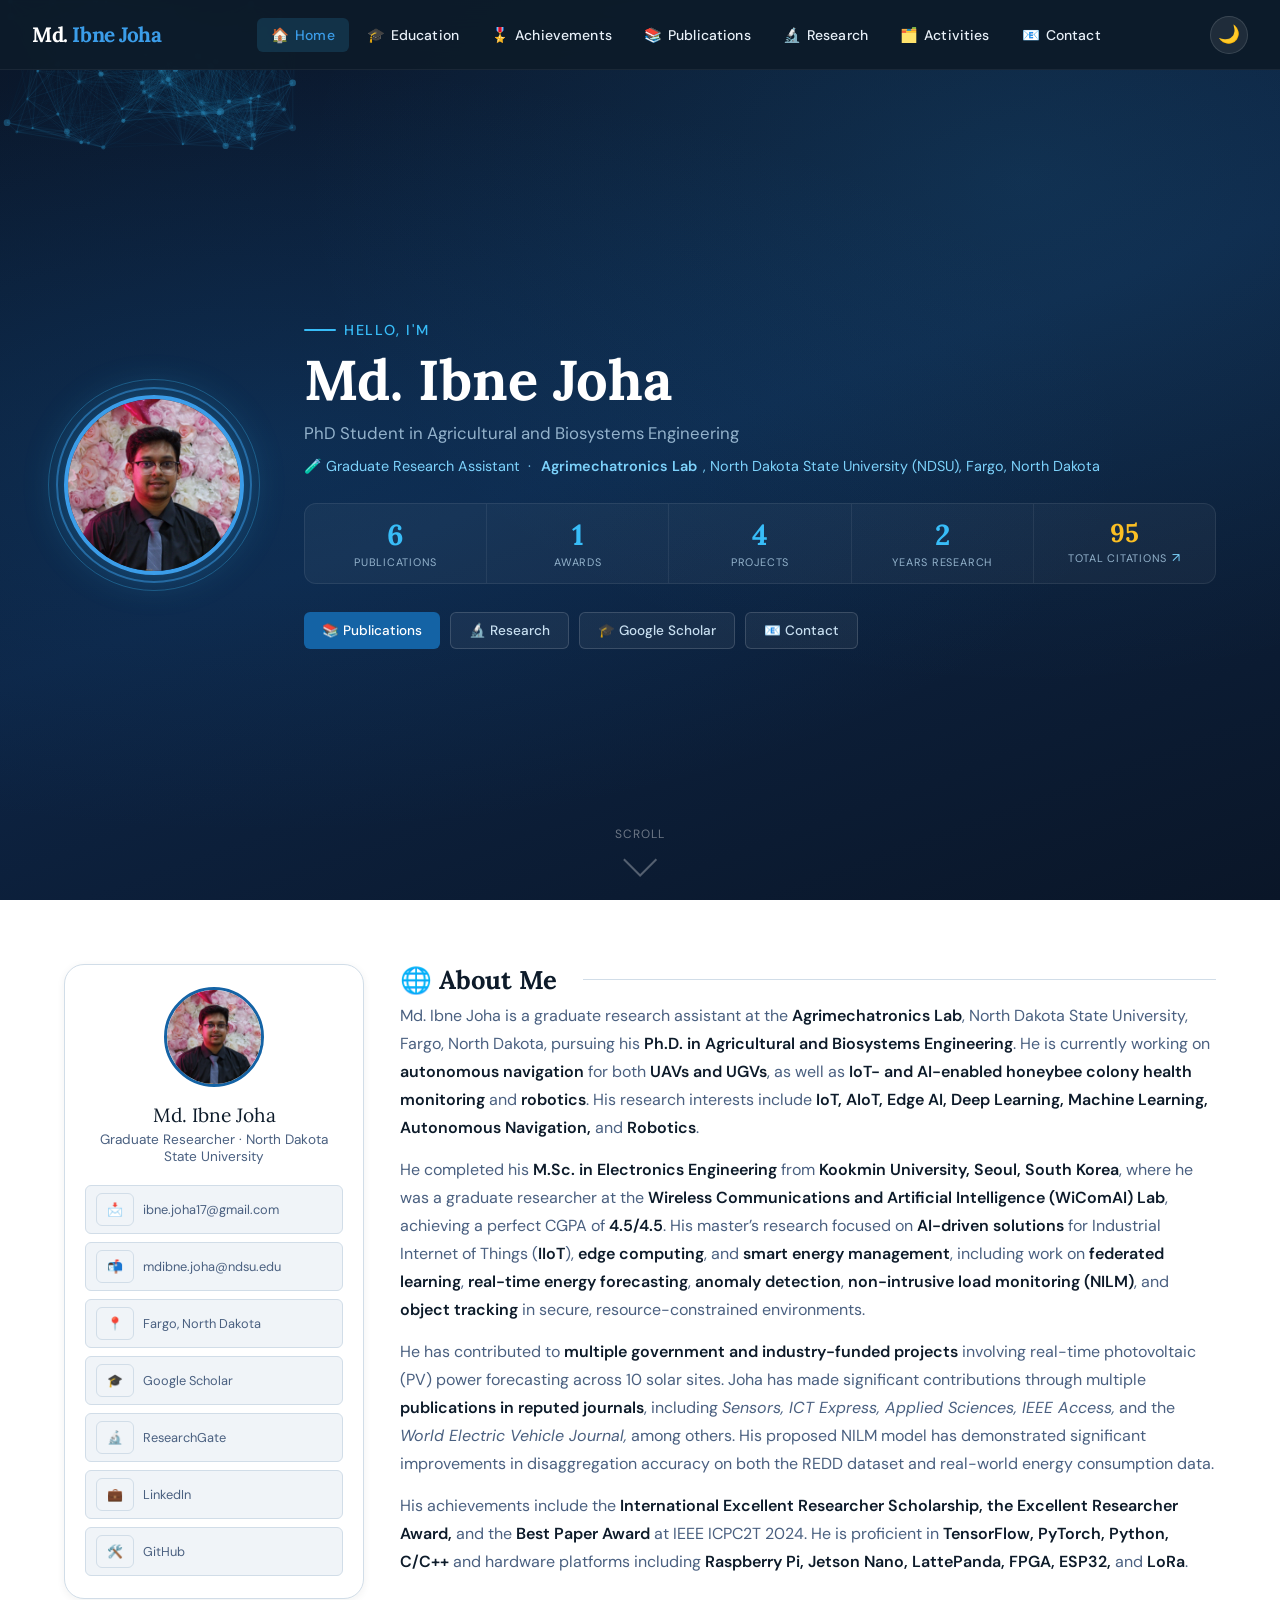
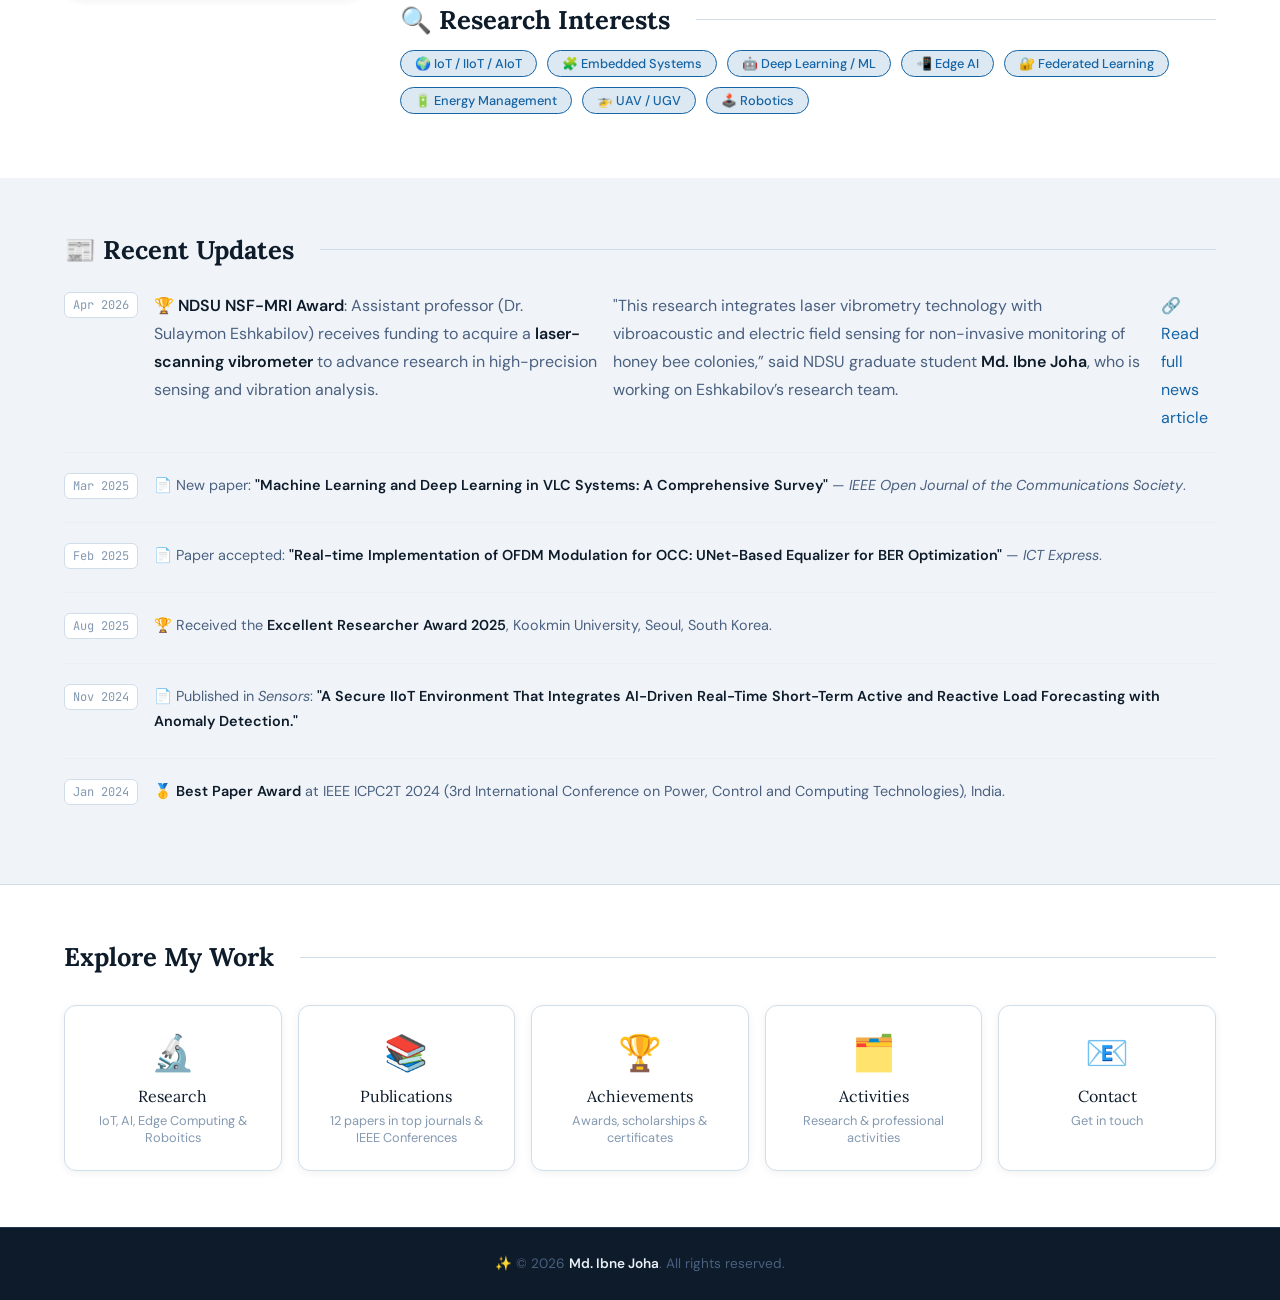
<file: index.html>
<!DOCTYPE html>
<html lang="en" data-theme="light">
<head>
  <meta charset="UTF-8">
  <meta name="viewport" content="width=device-width, initial-scale=1.0">
  <meta name="description" content="Md. Ibne Joha — Graduate Researcher in IoT, AI, Edge Computing, Robotics at Agrimechatronics Lab, North Dakota State University (NDSU)">
  <title>Md. Ibne Joha — Research Profile</title>
  <link rel="icon" href="data:image/svg+xml,<svg xmlns='http://www.w3.org/2000/svg' viewBox='0 0 100 100'><text y='.9em' font-size='90'>🔬</text></svg>">
  <link rel="stylesheet" href="styles.css">
  <script async src="https://www.googletagmanager.com/gtag/js?id=G-S2F9R0S5GG"></script>
  <script>window.dataLayer=window.dataLayer||[];function gtag(){dataLayer.push(arguments);}gtag('js',new Date());gtag('config','G-S2F9R0S5GG');</script>
</head>
<body>

<header>
  <div class="header-logo">Md.&nbsp;<span>Ibne Joha</span></div>
  <nav>
    <ul class="nav-links" id="navLinks">
      <li><a href="index.html"><span class="nav-icon">🏠</span> Home</a></li>
      <li><a href="education.html"><span class="nav-icon">🎓</span> Education</a></li>
      <li><a href="achievement.html"><span class="nav-icon">🎖️</span> Achievements</a></li>
      <li><a href="publication.html"><span class="nav-icon">📚</span> Publications</a></li>
      <li><a href="research.html"><span class="nav-icon">🔬</span> Research</a></li>
      <li><a href="activities.html"><span class="nav-icon">🗂️</span> Activities</a></li>
      <li><a href="contact.html"><span class="nav-icon">📧</span> Contact</a></li>
    </ul>
  </nav>
  <div class="header-actions">
    <button class="theme-btn" id="themeBtn" onclick="toggleTheme()" title="Toggle dark/light mode">🌙</button>
    <button class="hamburger" id="hamburger" aria-label="Menu">
      <span></span><span></span><span></span>
    </button>
  </div>
</header>

<!-- HERO -->
<section class="hero" id="home">
  <canvas id="hero-canvas"></canvas>
  <div class="hero-overlay"></div>
  <div class="hero-content">
    <div class="hero-photo-wrap">
      <div class="hero-photo-ring2"></div>
      <div class="hero-photo-ring"></div>
      <img src="Joha.png" alt="Md. Ibne Joha" class="hero-photo">
    </div>
    <div class="hero-text">
      <div class="hero-greeting">Hello, I'm</div>
      <h1 class="hero-name">Md. Ibne Joha</h1>
      <p class="hero-title">PhD Student in Agricultural and Biosystems Engineering &nbsp;</p>
      <p class="hero-affiliation">
        🧪 Graduate Research Assistant &nbsp;·&nbsp;
        <a href="https://www.agrimechatronics.com/" target="_blank" rel="noopener" style="color:#7dd3fc;font-weight:600;">Agrimechatronics Lab</a>,
        North Dakota State University (NDSU), Fargo, North Dakota
      </p>
      <div class="hero-stats">
        <div class="hero-stat"><span class="num" data-count="13">0</span><span class="lbl">Publications</span></div>
        <div class="hero-stat"><span class="num" data-count="2">0</span><span class="lbl">Awards</span></div>
        <div class="hero-stat"><span class="num" data-count="8">0</span><span class="lbl">Projects</span></div>
        <div class="hero-stat"><span class="num" data-count="5">0</span><span class="lbl">Years Research</span></div>
        <div class="hero-stat">
          <span class="num" id="hero-citations" style="font-size:1.6rem;">—</span>
          <span class="lbl" style="display:flex;align-items:center;gap:5px;">
            Total Citations
            <a href="https://scholar.google.com/citations?user=f1HR6ucAAAAJ&hl=en" target="_blank" rel="noopener"
               title="Google Scholar" style="color:#7dd3fc;font-size:0.8rem;line-height:1;">↗</a>
          </span>
        </div>
      </div>
      <div class="hero-links">
        <a href="publication.html" class="hero-link hero-link-primary">📚 Publications</a>
        <a href="research.html" class="hero-link hero-link-outline">🔬 Research</a>
        <a href="https://scholar.google.com/citations?user=f1HR6ucAAAAJ&hl=en" target="_blank" rel="noopener" class="hero-link hero-link-outline">🎓 Google Scholar</a>
        <a href="contact.html" class="hero-link hero-link-outline">📧 Contact</a>
      </div>
    </div>
  </div>
  <div class="scroll-hint"><span>Scroll</span><div class="arrow"></div></div>
</section>

<!-- ABOUT -->
<section class="about-section" id="about">
  <div class="container">
    <div class="about-grid">
      <div class="reveal-left">
        <div class="sidebar-card">
          <img src="Joha.png" alt="Md. Ibne Joha" class="sidebar-avatar">
          <div class="sidebar-name">Md. Ibne Joha</div>
          <div class="sidebar-role">Graduate Researcher · North Dakota State University</div>
          <ul class="contact-list">
            <li><a href="mailto:ibne.joha17@gmail.com" target="_blank" rel="noopener"><span class="contact-icon">📩</span>ibne.joha17@gmail.com</a></li>
            <li><a href="mailto:mdibne.joha@ndsu.edu" target="_blank" rel="noopener"><span class="contact-icon">📬</span>mdibne.joha@ndsu.edu</a></li>
            <li><span><span class="contact-icon">📍</span>Fargo, North Dakota</span></li>
            <li><a href="https://scholar.google.com/citations?user=f1HR6ucAAAAJ&hl=en" target="_blank" rel="noopener"><span class="contact-icon">🎓</span>Google Scholar</a></li>
            <li><a href="https://www.researchgate.net/profile/Md-Joha" target="_blank" rel="noopener"><span class="contact-icon">🔬</span>ResearchGate</a></li>
            <li><a href="https://www.linkedin.com/in/ibnejoha/" target="_blank" rel="noopener"><span class="contact-icon">💼</span>LinkedIn</a></li>
            <li><a href="https://github.com/IbneJoha" target="_blank" rel="noopener"><span class="contact-icon">🛠️</span>GitHub</a></li>
          </ul>
        </div>
      </div>
      <div>
        <div class="reveal">
          <h2 class="section-title">🌐 About Me</h2>
          <p style="margin-bottom:14px;">
          Md. Ibne Joha is a graduate research assistant at the <strong>Agrimechatronics Lab</strong>, North Dakota State University, Fargo, North Dakota, pursuing his <strong>Ph.D. in Agricultural and Biosystems Engineering</strong>. He is currently working on <strong>autonomous navigation</strong> for both <strong>UAVs and UGVs</strong>, as well as <strong>IoT- and AI-enabled honeybee colony health monitoring</strong> and <strong>robotics</strong>. His research interests include <strong>IoT, AIoT, Edge AI, Deep Learning, Machine Learning, Autonomous Navigation,</strong> and <strong>Robotics</strong>.
          </p>
          
          <p style="margin-bottom:14px;">
          He completed his <strong>M.Sc. in Electronics Engineering</strong> from <strong>Kookmin University, Seoul, South Korea</strong>, where he was a graduate researcher at the <strong>Wireless Communications and Artificial Intelligence (WiComAI) Lab</strong>, achieving a perfect CGPA of <strong>4.5/4.5</strong>. His master’s research focused on <strong>AI-driven solutions</strong> for Industrial Internet of Things (<strong>IIoT</strong>), <strong>edge computing</strong>, and <strong>smart energy management</strong>, including work on <strong>federated learning</strong>, <strong>real-time energy forecasting</strong>, <strong>anomaly detection</strong>, <strong>non-intrusive load monitoring (NILM)</strong>, and <strong>object tracking</strong> in secure, resource-constrained environments.
          </p>
          <p style="margin-bottom:14px;">He has contributed to <strong>multiple government and industry-funded projects</strong> involving real-time photovoltaic (PV) power forecasting across 10 solar sites. Joha has made significant contributions through multiple <strong>publications in reputed journals</strong>, including <em>Sensors, ICT Express, Applied Sciences, IEEE Access,</em> and the <em>World Electric Vehicle Journal,</em> among others. His proposed NILM model has demonstrated significant improvements in disaggregation accuracy on both the REDD dataset and real-world energy consumption data.</p>
          <p>His achievements include the <strong>International Excellent Researcher Scholarship, the Excellent Researcher Award,</strong> and the <strong>Best Paper Award</strong> at IEEE ICPC2T 2024. He is proficient in <strong>TensorFlow, PyTorch, Python, C/C++</strong> and hardware platforms including <strong>Raspberry Pi, Jetson Nano, LattePanda, FPGA, ESP32,</strong> and <strong>LoRa</strong>.</p>
        </div>
        <div class="reveal delay-2" style="margin-top:28px;">
          <h2 class="section-title">🔍 Research Interests</h2>
          <div class="tags-cloud" style="margin-top:14px;">
            <span class="tag">🌍 IoT / IIoT / AIoT</span>
            <span class="tag">🧩 Embedded Systems</span>
            <span class="tag">🤖 Deep Learning / ML</span>
            <span class="tag">📲 Edge AI</span>
            <span class="tag">🔐 Federated Learning</span>
            <span class="tag">🔋 Energy Management</span>
            <span class="tag">🚁 UAV / UGV</span>
            <span class="tag">🕹️ Robotics</span>
          </div>
        </div>
      </div>
    </div>
  </div>
</section>

<!-- NEWS -->
<section style="padding:56px 0;" id="news">
  <div class="container">
    <div class="reveal"><h2 class="section-title">📰 Recent Updates</h2></div>
    <div class="news-list">
    <div class="news-item reveal delay-1">
        <span class="news-date">Apr 2026</span>
          <p>🏆 <strong>NDSU NSF-MRI Award</strong>: Assistant professor (Dr. Sulaymon Eshkabilov) receives funding to acquire a <strong>laser-scanning vibrometer</strong> to advance research in high-precision sensing and vibration analysis.</p>
          <p>"This research integrates laser vibrometry technology with vibroacoustic and electric field sensing for non-invasive monitoring of honey bee colonies,” said NDSU graduate student<strong> Md. Ibne Joha</strong>, who is working on Eshkabilov’s research team.</p>
          <p>🔗 <a href="https://www.ndsu.edu/news/2026-04-02-ndsu-assistant-professor-receives-nsf-mri-award-acquire-laser-scanning-vibrometer" target="_blank">Read full news article</a></p>
        </div>
      <div class="news-item reveal delay-1">
        <span class="news-date">Mar 2025</span>
        <div class="news-body"><p>📄 New paper: <strong>"Machine Learning and Deep Learning in VLC Systems: A Comprehensive Survey"</strong> — <em>IEEE Open Journal of the Communications Society</em>.</p></div>
      </div>
      <div class="news-item reveal delay-2">
        <span class="news-date">Feb 2025</span>
        <div class="news-body"><p>📄 Paper accepted: <strong>"Real-time Implementation of OFDM Modulation for OCC: UNet-Based Equalizer for BER Optimization"</strong> — <em>ICT Express</em>.</p></div>
      </div>
      <div class="news-item reveal delay-3">
        <span class="news-date">Aug 2025</span>
        <div class="news-body"><p>🏆 Received the <strong>Excellent Researcher Award 2025</strong>, Kookmin University, Seoul, South Korea.</p></div>
      </div>
      <div class="news-item reveal delay-4">
        <span class="news-date">Nov 2024</span>
        <div class="news-body"><p>📄 Published in <em>Sensors</em>: <strong>"A Secure IIoT Environment That Integrates AI-Driven Real-Time Short-Term Active and Reactive Load Forecasting with Anomaly Detection."</strong></p></div>
      </div>
      <div class="news-item reveal delay-5">
        <span class="news-date">Jan 2024</span>
        <div class="news-body"><p>🥇 <strong>Best Paper Award</strong> at IEEE ICPC2T 2024 (3rd International Conference on Power, Control and Computing Technologies), India.</p></div>
      </div>
    </div>
  </div>
</section>

<!-- QUICK LINKS -->
<section style="background:var(--bg-secondary);padding:56px 0;border-top:1px solid var(--border);">
  <div class="container">
    <div class="reveal" style="text-align:center;margin-bottom:32px;"><h2 class="section-title" style="justify-content:center;">Explore My Work</h2></div>
    <div style="display:grid;grid-template-columns:repeat(auto-fit,minmax(190px,1fr));gap:16px;">
      <a href="research.html" class="card reveal delay-1" style="text-align:center;text-decoration:none;display:block;">
        <div style="font-size:2.2rem;margin-bottom:10px;">🔬</div>
        <div style="font-family:var(--font-display);font-size:1rem;color:var(--text-primary);margin-bottom:6px;">Research</div>
        <div style="font-size:0.8rem;color:var(--text-muted);">IoT, AI, Edge Computing &amp; Roboitics</div>
      </a>
      <a href="publication.html" class="card reveal delay-2" style="text-align:center;text-decoration:none;display:block;">
        <div style="font-size:2.2rem;margin-bottom:10px;">📚</div>
        <div style="font-family:var(--font-display);font-size:1rem;color:var(--text-primary);margin-bottom:6px;">Publications</div>
        <div style="font-size:0.8rem;color:var(--text-muted);">12 papers in top journals &amp; IEEE Conferences</div>
      </a>
      <a href="achievement.html" class="card reveal delay-3" style="text-align:center;text-decoration:none;display:block;">
        <div style="font-size:2.2rem;margin-bottom:10px;">🏆</div>
        <div style="font-family:var(--font-display);font-size:1rem;color:var(--text-primary);margin-bottom:6px;">Achievements</div>
        <div style="font-size:0.8rem;color:var(--text-muted);">Awards, scholarships &amp; certificates</div>
      </a>
      <a href="activities.html" class="card reveal delay-4" style="text-align:center;text-decoration:none;display:block;">
        <div style="font-size:2.2rem;margin-bottom:10px;">🗂️</div>
        <div style="font-family:var(--font-display);font-size:1rem;color:var(--text-primary);margin-bottom:6px;">Activities</div>
        <div style="font-size:0.8rem;color:var(--text-muted);">Research &amp; professional activities</div>
      </a>
      <a href="contact.html" class="card reveal delay-5" style="text-align:center;text-decoration:none;display:block;">
        <div style="font-size:2.2rem;margin-bottom:10px;">📧</div>
        <div style="font-family:var(--font-display);font-size:1rem;color:var(--text-primary);margin-bottom:6px;">Contact</div>
        <div style="font-size:0.8rem;color:var(--text-muted);">Get in touch</div>
      </a>
    </div>
  </div>
</section>

<footer>
  <p>✨ © <script>document.write(new Date().getFullYear())</script>
    <strong style="color:#e8f0f8">Md. Ibne Joha</strong>. All rights reserved.
  </p>
</footer>

<script src="main.js"></script>
</body>
</html>
</file>
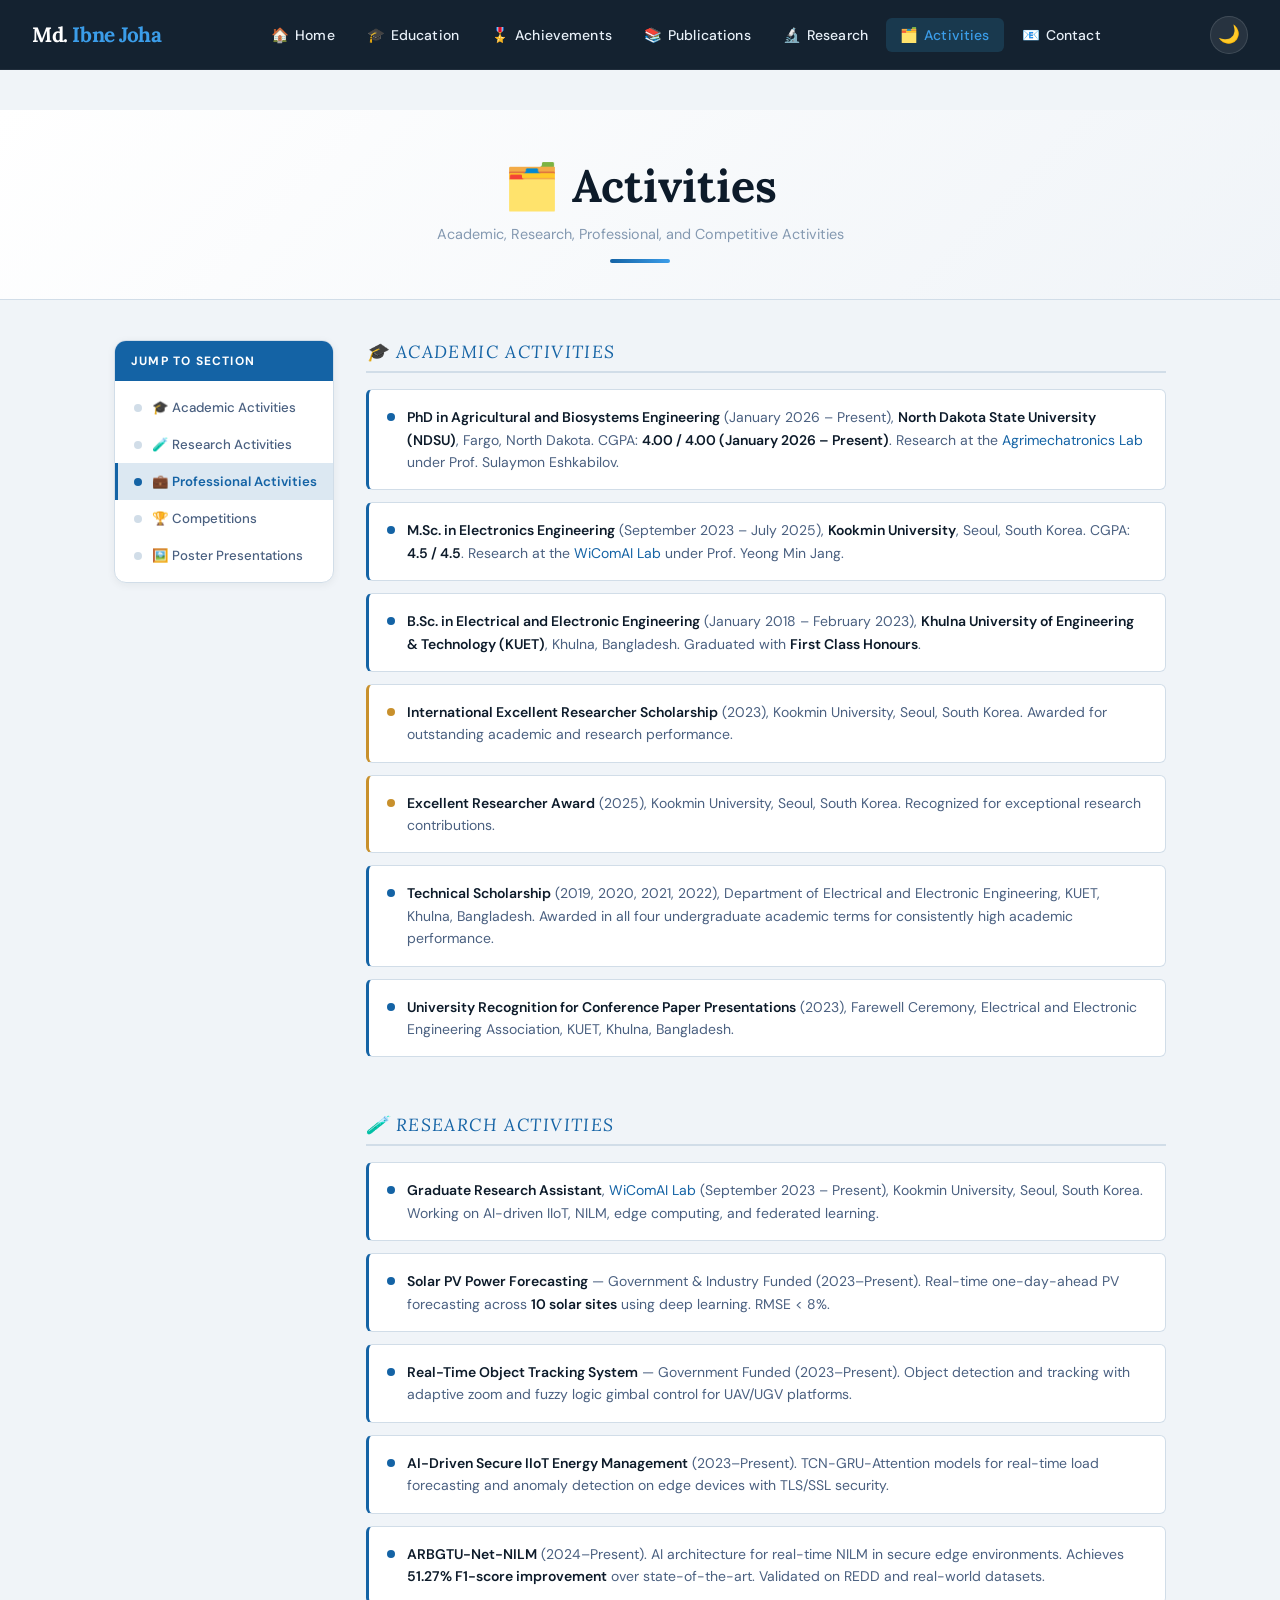
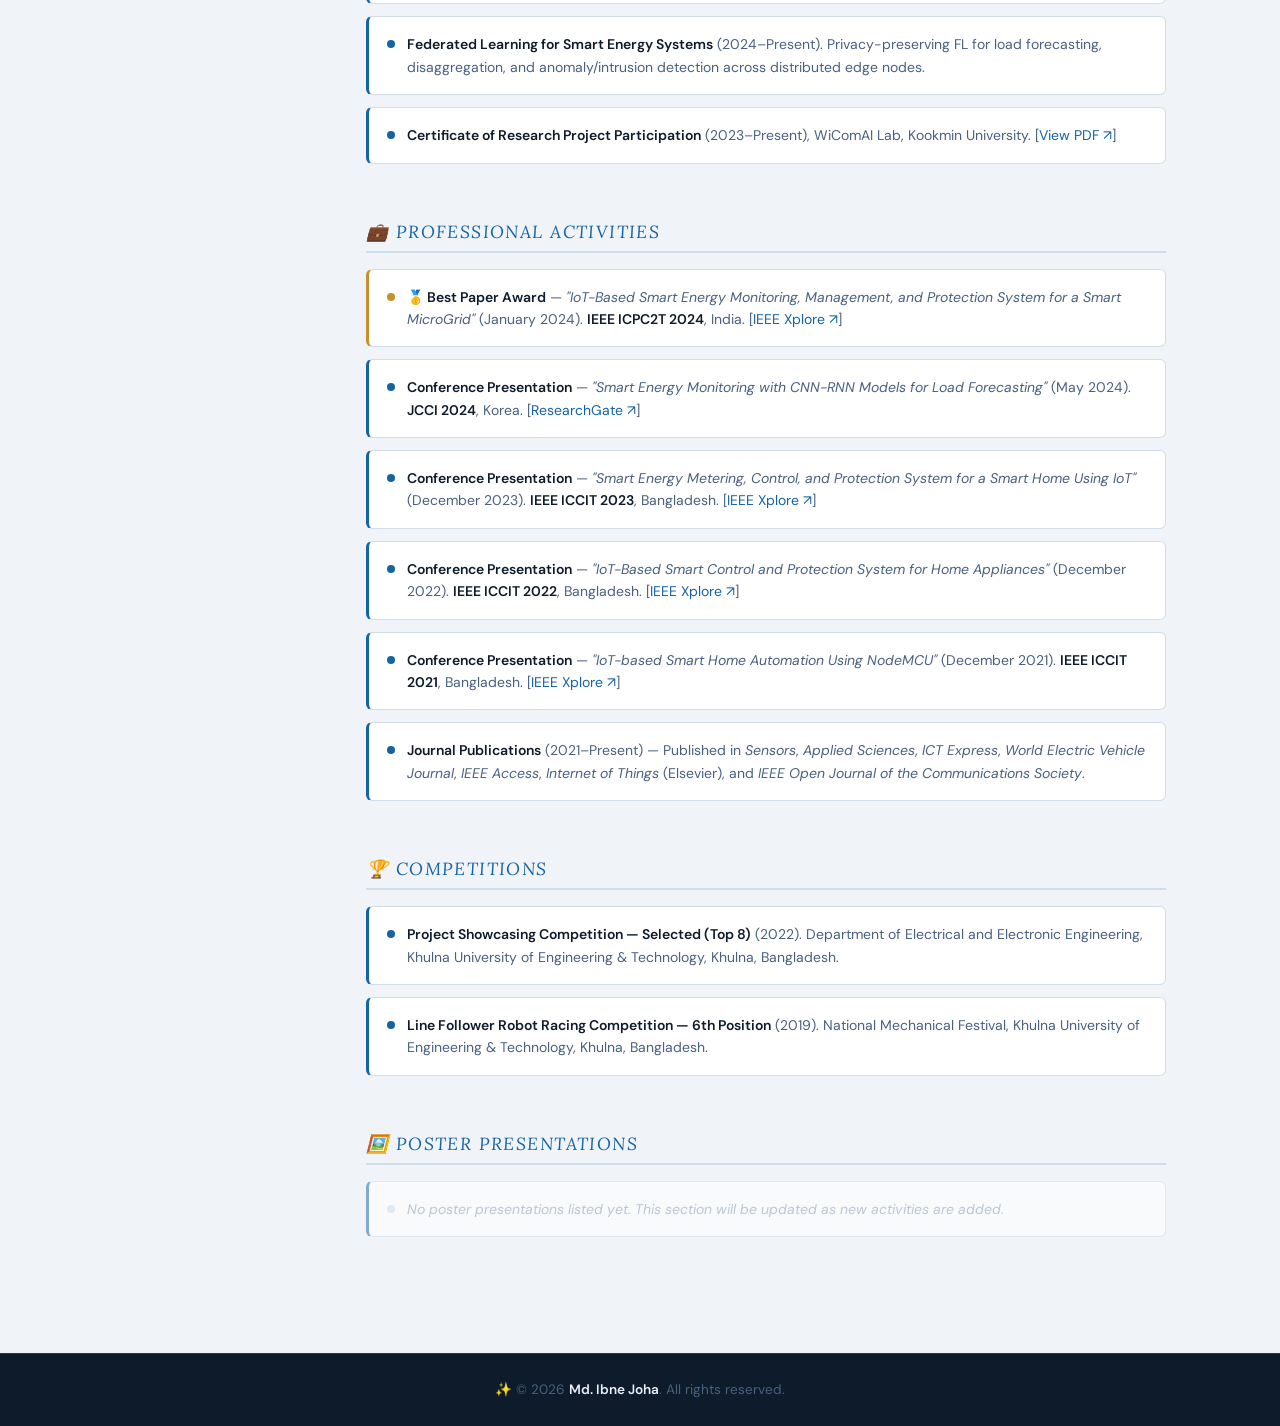
<file: activities.html>
<!DOCTYPE html>
<html lang="en" data-theme="light">
<head>
  <meta charset="UTF-8">
  <meta name="viewport" content="width=device-width, initial-scale=1.0">
  <meta name="description" content="Activities of Md. Ibne Joha">
  <title>Activities — Md. Ibne Joha</title>
  <link rel="icon" href="data:image/svg+xml,<svg xmlns='http://www.w3.org/2000/svg' viewBox='0 0 100 100'><text y='.9em' font-size='90'>🗂️</text></svg>">
  <link rel="stylesheet" href="styles.css">
</head>
<body>

<header>
  <div class="header-logo">Md.&nbsp;<span>Ibne Joha</span></div>
  <nav>
    <ul class="nav-links" id="navLinks">
      <li><a href="index.html"><span class="nav-icon">🏠</span> Home</a></li>
      <li><a href="education.html"><span class="nav-icon">🎓</span> Education</a></li>
      <li><a href="achievement.html"><span class="nav-icon">🎖️</span> Achievements</a></li>
      <li><a href="publication.html"><span class="nav-icon">📚</span> Publications</a></li>
      <li><a href="research.html"><span class="nav-icon">🔬</span> Research</a></li>
      <li><a href="activities.html"><span class="nav-icon">🗂️</span> Activities</a></li>
      <li><a href="contact.html"><span class="nav-icon">📧</span> Contact</a></li>
    </ul>
  </nav>
  <div class="header-actions">
    <button class="theme-btn" id="themeBtn" onclick="toggleTheme()" title="Toggle dark/light mode">🌙</button>
    <button class="hamburger" id="hamburger" aria-label="Menu">
      <span></span><span></span><span></span>
    </button>
  </div>
</header>

<div class="page-content">
  <div class="page-banner">
    <div class="container">
      <h1>🗂️ Activities</h1>
      <p style="color:var(--text-muted);font-size:0.9rem;margin-top:8px;">Academic, Research, Professional, and Competitive Activities</p>
      <div class="banner-line"></div>
    </div>
  </div>

  <div class="container" style="max-width:1100px;">
    <div class="activities-page-layout">

      <!-- ══════ LEFT SIDEBAR ══════ -->
      <aside>
        <nav class="page-sidebar">
          <div class="page-sidebar-title">Jump to Section</div>
          <ul class="page-sidebar-nav">
            <li><a href="#academic">
              <span class="nav-dot"></span>🎓 Academic Activities
            </a></li>
            <li><a href="#research">
              <span class="nav-dot"></span>🧪 Research Activities
            </a></li>
            <li><a href="#professional">
              <span class="nav-dot"></span>💼 Professional Activities
            </a></li>
            <li><a href="#competitions">
              <span class="nav-dot"></span>🏆 Competitions
            </a></li>
            <li><a href="#poster">
              <span class="nav-dot"></span>🖼️ Poster Presentations
            </a></li>
          </ul>
        </nav>
      </aside>

      <!-- ══════ MAIN CONTENT ══════ -->
      <div>

        <!-- ── Academic Activities ── -->
        <section id="academic" class="activities-section reveal">
          <div class="activities-section-title">🎓 Academic Activities</div>
          <ul class="activity-list">
            <li class="activity-item">
              <div class="activity-dot"></div>
              <div class="activity-text">
                <strong>PhD in Agricultural and Biosystems Engineering</strong> (January 2026 – Present),
                <strong>North Dakota State University (NDSU)</strong>, Fargo, North Dakota.
                CGPA: <strong> 4.00 / 4.00 (January 2026 – Present)</strong>.
                Research at the <a href="https://sites.google.com/ndsu.edu/agriculturalmechatronicslab/home?authuser=0" target="_blank" rel="noopener">Agrimechatronics Lab</a> under Prof. Sulaymon Eshkabilov.
              </div>
            </li>          
            <li class="activity-item">
              <div class="activity-dot"></div>
              <div class="activity-text">
                <strong>M.Sc. in Electronics Engineering</strong> (September 2023 – July 2025),
                <strong>Kookmin University</strong>, Seoul, South Korea.
                CGPA: <strong>4.5 / 4.5</strong>.
                Research at the <a href="https://wireless.kookmin.ac.kr/" target="_blank" rel="noopener">WiComAI Lab</a> under Prof. Yeong Min Jang.
              </div>
            </li>
            <li class="activity-item">
              <div class="activity-dot"></div>
              <div class="activity-text">
                <strong>B.Sc. in Electrical and Electronic Engineering</strong> (January 2018 – February 2023),
                <strong>Khulna University of Engineering &amp; Technology (KUET)</strong>, Khulna, Bangladesh.
                Graduated with <strong>First Class Honours</strong>.
              </div>
            </li>
            <li class="activity-item" style="border-left-color:var(--gold);">
              <div class="activity-dot" style="background:var(--gold);"></div>
              <div class="activity-text">
                <strong>International Excellent Researcher Scholarship</strong> (2023),
                Kookmin University, Seoul, South Korea. Awarded for outstanding academic and research performance.
              </div>
            </li>
            <li class="activity-item" style="border-left-color:var(--gold);">
              <div class="activity-dot" style="background:var(--gold);"></div>
              <div class="activity-text">
                <strong>Excellent Researcher Award</strong> (2025),
                Kookmin University, Seoul, South Korea. Recognized for exceptional research contributions.
              </div>
            </li>
            <li class="activity-item">
              <div class="activity-dot"></div>
              <div class="activity-text">
                <strong>Technical Scholarship</strong> (2019, 2020, 2021, 2022),
                Department of Electrical and Electronic Engineering, KUET, Khulna, Bangladesh.
                Awarded in all four undergraduate academic terms for consistently high academic performance.
              </div>
            </li>
            <li class="activity-item">
              <div class="activity-dot"></div>
              <div class="activity-text">
                <strong>University Recognition for Conference Paper Presentations</strong> (2023),
                Farewell Ceremony, Electrical and Electronic Engineering Association, KUET, Khulna, Bangladesh.
              </div>
            </li>
          </ul>
        </section>

        <!-- ── Research Activities ── -->
        <section id="research" class="activities-section reveal">
          <div class="activities-section-title">🧪 Research Activities</div>
          <ul class="activity-list">
            <li class="activity-item">
              <div class="activity-dot"></div>
              <div class="activity-text">
                <strong>Graduate Research Assistant</strong>,
                <a href="https://wireless.kookmin.ac.kr/" target="_blank" rel="noopener">WiComAI Lab</a>
                (September 2023 – Present), Kookmin University, Seoul, South Korea.
                Working on AI-driven IIoT, NILM, edge computing, and federated learning.
              </div>
            </li>
            <li class="activity-item">
              <div class="activity-dot"></div>
              <div class="activity-text">
                <strong>Solar PV Power Forecasting</strong> — Government &amp; Industry Funded (2023–Present).
                Real-time one-day-ahead PV forecasting across <strong>10 solar sites</strong> using deep learning. RMSE &lt; 8%.
              </div>
            </li>
            <li class="activity-item">
              <div class="activity-dot"></div>
              <div class="activity-text">
                <strong>Real-Time Object Tracking System</strong> — Government Funded (2023–Present).
                Object detection and tracking with adaptive zoom and fuzzy logic gimbal control for UAV/UGV platforms.
              </div>
            </li>
            <li class="activity-item">
              <div class="activity-dot"></div>
              <div class="activity-text">
                <strong>AI-Driven Secure IIoT Energy Management</strong> (2023–Present).
                TCN-GRU-Attention models for real-time load forecasting and anomaly detection on edge devices with TLS/SSL security.
              </div>
            </li>
            <li class="activity-item">
              <div class="activity-dot"></div>
              <div class="activity-text">
                <strong>ARBGTU-Net-NILM</strong> (2024–Present).
                AI architecture for real-time NILM in secure edge environments. Achieves <strong>51.27% F1-score improvement</strong> over state-of-the-art. Validated on REDD and real-world datasets.
              </div>
            </li>
            <li class="activity-item">
              <div class="activity-dot"></div>
              <div class="activity-text">
                <strong>Federated Learning for Smart Energy Systems</strong> (2024–Present).
                Privacy-preserving FL for load forecasting, disaggregation, and anomaly/intrusion detection across distributed edge nodes.
              </div>
            </li>
            <li class="activity-item">
              <div class="activity-dot"></div>
              <div class="activity-text">
                <strong>Certificate of Research Project Participation</strong> (2023–Present), WiComAI Lab, Kookmin University.
                [<a href="https://ibnejoha.github.io/Joha-research-profile/Certificate%20of%20Research%20Project%20Perticipation.pdf" target="_blank" rel="noopener">View PDF ↗</a>]
              </div>
            </li>
          </ul>
        </section>

        <!-- ── Professional Activities ── -->
        <section id="professional" class="activities-section reveal">
          <div class="activities-section-title">💼 Professional Activities</div>
          <ul class="activity-list">
            <li class="activity-item" style="border-left-color:var(--gold);">
              <div class="activity-dot" style="background:var(--gold);"></div>
              <div class="activity-text">
                <strong>🥇 Best Paper Award</strong> — <em>"IoT-Based Smart Energy Monitoring, Management, and Protection System for a Smart MicroGrid"</em>
                (January 2024). <strong>IEEE ICPC2T 2024</strong>, India.
                [<a href="https://ieeexplore.ieee.org/abstract/document/10474733" target="_blank" rel="noopener">IEEE Xplore ↗</a>]
              </div>
            </li>
            <li class="activity-item">
              <div class="activity-dot"></div>
              <div class="activity-text">
                <strong>Conference Presentation</strong> — <em>"Smart Energy Monitoring with CNN-RNN Models for Load Forecasting"</em>
                (May 2024). <strong>JCCI 2024</strong>, Korea.
                [<a href="https://www.researchgate.net/profile/Md-Joha/publication/383114845" target="_blank" rel="noopener">ResearchGate ↗</a>]
              </div>
            </li>
            <li class="activity-item">
              <div class="activity-dot"></div>
              <div class="activity-text">
                <strong>Conference Presentation</strong> — <em>"Smart Energy Metering, Control, and Protection System for a Smart Home Using IoT"</em>
                (December 2023). <strong>IEEE ICCIT 2023</strong>, Bangladesh.
                [<a href="https://ieeexplore.ieee.org/abstract/document/10441201" target="_blank" rel="noopener">IEEE Xplore ↗</a>]
              </div>
            </li>
            <li class="activity-item">
              <div class="activity-dot"></div>
              <div class="activity-text">
                <strong>Conference Presentation</strong> — <em>"IoT-Based Smart Control and Protection System for Home Appliances"</em>
                (December 2022). <strong>IEEE ICCIT 2022</strong>, Bangladesh.
                [<a href="https://ieeexplore.ieee.org/abstract/document/10054941/" target="_blank" rel="noopener">IEEE Xplore ↗</a>]
              </div>
            </li>
            <li class="activity-item">
              <div class="activity-dot"></div>
              <div class="activity-text">
                <strong>Conference Presentation</strong> — <em>"IoT-based Smart Home Automation Using NodeMCU"</em>
                (December 2021). <strong>IEEE ICCIT 2021</strong>, Bangladesh.
                [<a href="https://ieeexplore.ieee.org/abstract/document/9689913/" target="_blank" rel="noopener">IEEE Xplore ↗</a>]
              </div>
            </li>
            <li class="activity-item">
              <div class="activity-dot"></div>
              <div class="activity-text">
                <strong>Journal Publications</strong> (2021–Present) — Published in <em>Sensors</em>, <em>Applied Sciences</em>, <em>ICT Express</em>, <em>World Electric Vehicle Journal</em>, <em>IEEE Access</em>, <em>Internet of Things</em> (Elsevier), and <em>IEEE Open Journal of the Communications Society</em>.
              </div>
            </li>
          </ul>
        </section>

        <!-- ── Competitions ── -->
        <section id="competitions" class="activities-section reveal">
          <div class="activities-section-title">🏆 Competitions</div>
          <ul class="activity-list">
            <li class="activity-item">
              <div class="activity-dot"></div>
              <div class="activity-text">
                <strong>Project Showcasing Competition — Selected (Top 8)</strong> (2022).
                Department of Electrical and Electronic Engineering, Khulna University of Engineering &amp; Technology, Khulna, Bangladesh.
              </div>
            </li>
            <li class="activity-item">
              <div class="activity-dot"></div>
              <div class="activity-text">
                <strong>Line Follower Robot Racing Competition — 6th Position</strong> (2019).
                National Mechanical Festival, Khulna University of Engineering &amp; Technology, Khulna, Bangladesh.
              </div>
            </li>
          </ul>
        </section>

        <!-- ── Poster Presentations ── -->
        <section id="poster" class="activities-section reveal">
          <div class="activities-section-title">🖼️ Poster Presentations</div>
          <ul class="activity-list">
            <li class="activity-item" style="opacity:0.5;pointer-events:none;">
              <div class="activity-dot" style="background:var(--border);"></div>
              <div class="activity-text" style="color:var(--text-muted);font-style:italic;">
                No poster presentations listed yet. This section will be updated as new activities are added.
              </div>
            </li>
          </ul>
        </section>

      </div><!-- /main content -->
    </div><!-- /activities-page-layout -->
  </div><!-- /container -->
</div><!-- /page-content -->

<footer>
  <p>✨ © <script>document.write(new Date().getFullYear())</script>
    <strong style="color:#e8f0f8">Md. Ibne Joha</strong>. All rights reserved.
  </p>
</footer>

<script src="main.js"></script>
</body>
</html>
</file>
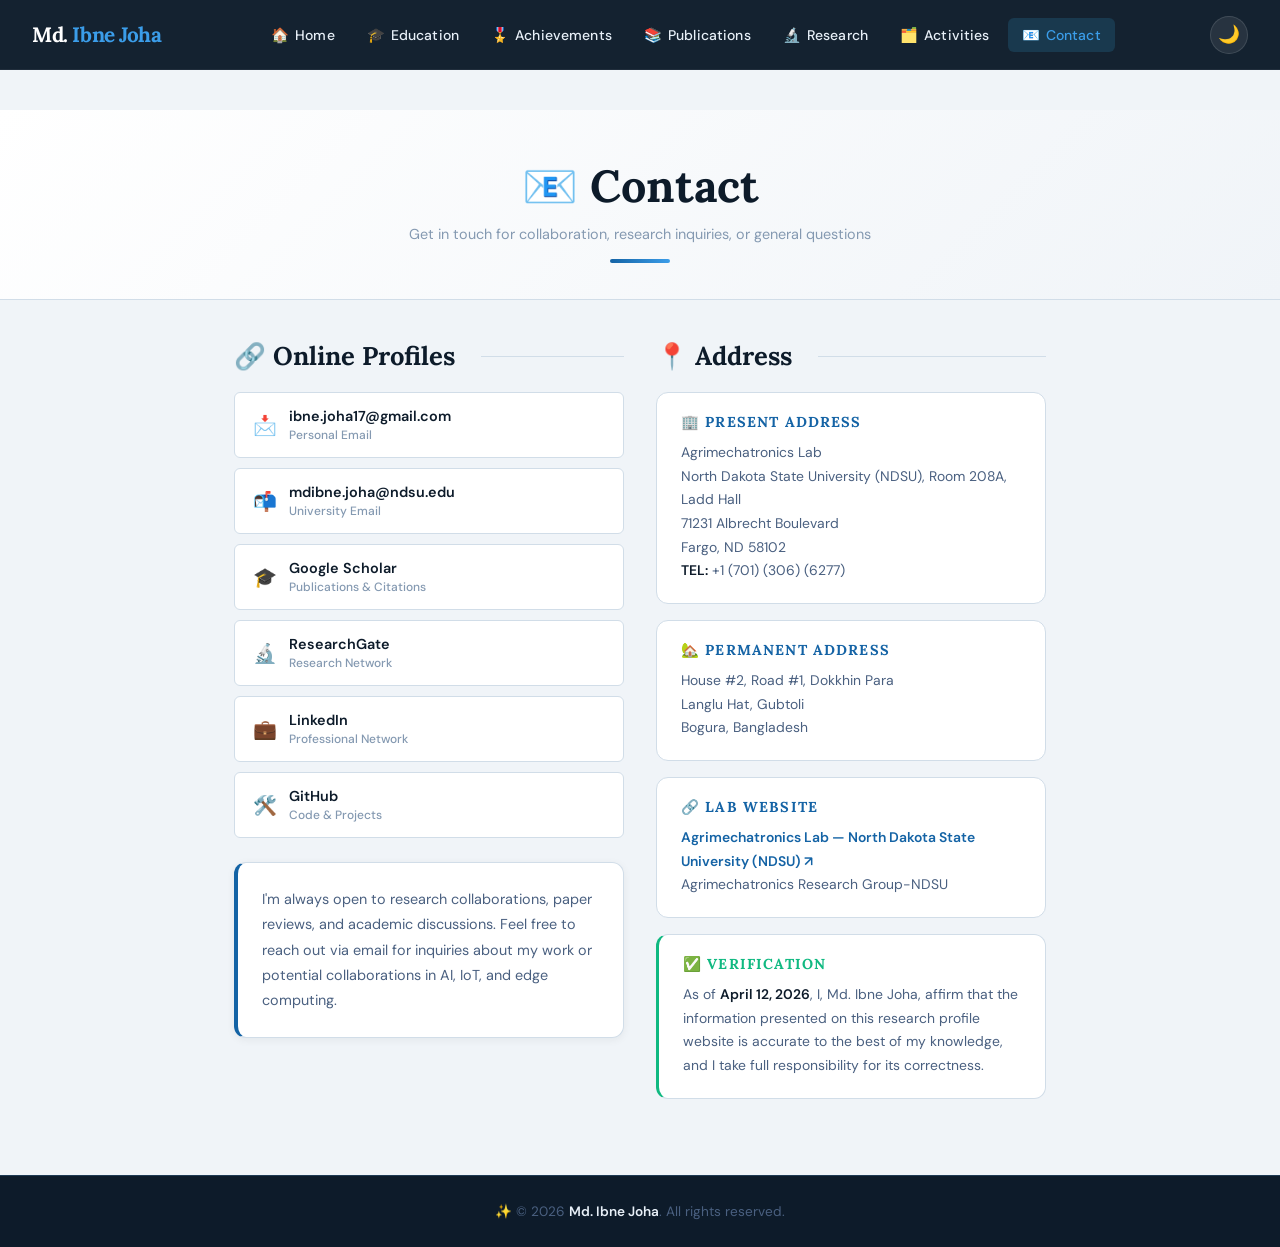
<file: contact.html>
<!DOCTYPE html>
<html lang="en" data-theme="light">
<head>
  <meta charset="UTF-8">
  <meta name="viewport" content="width=device-width, initial-scale=1.0">
  <meta name="description" content="Contact Md. Ibne Joha">
  <title>Contact — Md. Ibne Joha</title>
  <link rel="icon" href="data:image/svg+xml,<svg xmlns='http://www.w3.org/2000/svg' viewBox='0 0 100 100'><text y='.9em' font-size='90'>📧</text></svg>">
  <link rel="stylesheet" href="styles.css">
</head>
<body>

<header>
  <div class="header-logo">Md.&nbsp;<span>Ibne Joha</span></div>
  <nav>
    <ul class="nav-links" id="navLinks">
      <li><a href="index.html"><span class="nav-icon">🏠</span> Home</a></li>
      <li><a href="education.html"><span class="nav-icon">🎓</span> Education</a></li>
      <li><a href="achievement.html"><span class="nav-icon">🎖️</span> Achievements</a></li>
      <li><a href="publication.html"><span class="nav-icon">📚</span> Publications</a></li>
      <li><a href="research.html"><span class="nav-icon">🔬</span> Research</a></li>
      <li><a href="activities.html"><span class="nav-icon">🗂️</span> Activities</a></li>
      <li><a href="contact.html"><span class="nav-icon">📧</span> Contact</a></li>
    </ul>
  </nav>
  <div class="header-actions">
    <button class="theme-btn" id="themeBtn" onclick="toggleTheme()" title="Toggle dark/light mode">🌙</button>
    <button class="hamburger" id="hamburger" aria-label="Menu">
      <span></span><span></span><span></span>
    </button>
  </div>
</header>

<div class="page-content">
  <div class="page-banner">
    <div class="container">
      <h1>📧 Contact</h1>
      <p style="color:var(--text-muted);font-size:0.9rem;margin-top:8px;">Get in touch for collaboration, research inquiries, or general questions</p>
      <div class="banner-line"></div>
    </div>
  </div>

  <div class="container-narrow">
    <div class="contact-grid">
      <!-- Left: links -->
      <div>
        <div class="reveal">
          <h2 class="section-title" style="margin-bottom:20px;">🔗 Online Profiles</h2>
          <ul class="contact-links-list">
            <li>
              <a href="mailto:ibne.joha17@gmail.com" target="_blank" rel="noopener">
                <span class="contact-link-icon">📩</span>
                <span><strong>ibne.joha17@gmail.com</strong><br><small style="color:var(--text-muted);">Personal Email</small></span>
              </a>
            </li>
            <li>
              <a href="mailto:mdibne.joha@ndsu.edu" target="_blank" rel="noopener">
                <span class="contact-link-icon">📬</span>
                <span><strong>mdibne.joha@ndsu.edu</strong><br><small style="color:var(--text-muted);">University Email</small></span>
              </a>
            </li>
            <li>
              <a href="https://scholar.google.com/citations?user=f1HR6ucAAAAJ&hl=en" target="_blank" rel="noopener">
                <span class="contact-link-icon">🎓</span>
                <span><strong>Google Scholar</strong><br><small style="color:var(--text-muted);">Publications &amp; Citations</small></span>
              </a>
            </li>
            <li>
              <a href="https://www.researchgate.net/profile/Md-Joha" target="_blank" rel="noopener">
                <span class="contact-link-icon">🔬</span>
                <span><strong>ResearchGate</strong><br><small style="color:var(--text-muted);">Research Network</small></span>
              </a>
            </li>
            <li>
              <a href="https://www.linkedin.com/in/ibnejoha/" target="_blank" rel="noopener">
                <span class="contact-link-icon">💼</span>
                <span><strong>LinkedIn</strong><br><small style="color:var(--text-muted);">Professional Network</small></span>
              </a>
            </li>
            <li>
              <a href="https://github.com/IbneJoha" target="_blank" rel="noopener">
                <span class="contact-link-icon">🛠️</span>
                <span><strong>GitHub</strong><br><small style="color:var(--text-muted);">Code &amp; Projects</small></span>
              </a>
            </li>
          </ul>
        </div>

        <!-- Quick contact note -->
        <div class="card reveal delay-2" style="margin-top:24px;border-left:4px solid var(--accent);">
          <p style="font-size:0.9rem;">I'm always open to research collaborations, paper reviews, and academic discussions. Feel free to reach out via email for inquiries about my work or potential collaborations in AI, IoT, and edge computing.</p>
        </div>
      </div>

      <!-- Right: address cards -->
      <div class="reveal delay-1">
        <h2 class="section-title" style="margin-bottom:20px;">📍 Address</h2>

        <div class="address-card">
          <h3>🏢 Present Address</h3>
          <p>Agrimechatronics Lab<br>
          North Dakota State University (NDSU), Room 208A, Ladd Hall<br>
          71231 Albrecht Boulevard<br>
          Fargo, ND 58102<br>
          <strong>TEL:</strong> +1 (701) (306) (6277)</p>
        </div>

        <div class="address-card">
          <h3>🏡 Permanent Address</h3>
          <p>House #2, Road #1, Dokkhin Para<br>
          Langlu Hat, Gubtoli<br>
          Bogura, Bangladesh</p>
        </div>

        <div class="address-card">
          <h3>🔗 Lab Website</h3>
          <p>
            <a href="https://www.agrimechatronics.com/" target="_blank" rel="noopener" style="color:var(--accent);font-weight:600;">Agrimechatronics Lab — North Dakota State University (NDSU) ↗</a><br>
            Agrimechatronics Research Group-NDSU
          </p>
        </div>

        <div class="address-card" style="border-left:3px solid var(--green);">
          <h3 style="color:var(--green);">✅ Verification</h3>
          <p>As of <strong>April 12, 2026</strong>, I, Md. Ibne Joha, affirm that the information presented on this research profile website is accurate to the best of my knowledge, and I take full responsibility for its correctness.</p>
        </div>
      </div>
    </div>
  </div>
</div>

<footer>
  <p>✨ © <script>document.write(new Date().getFullYear())</script>
    <strong style="color:#e8f0f8">Md. Ibne Joha</strong>. All rights reserved.
  </p>
</footer>

<script src="main.js"></script>
</body>
</html>
</file>
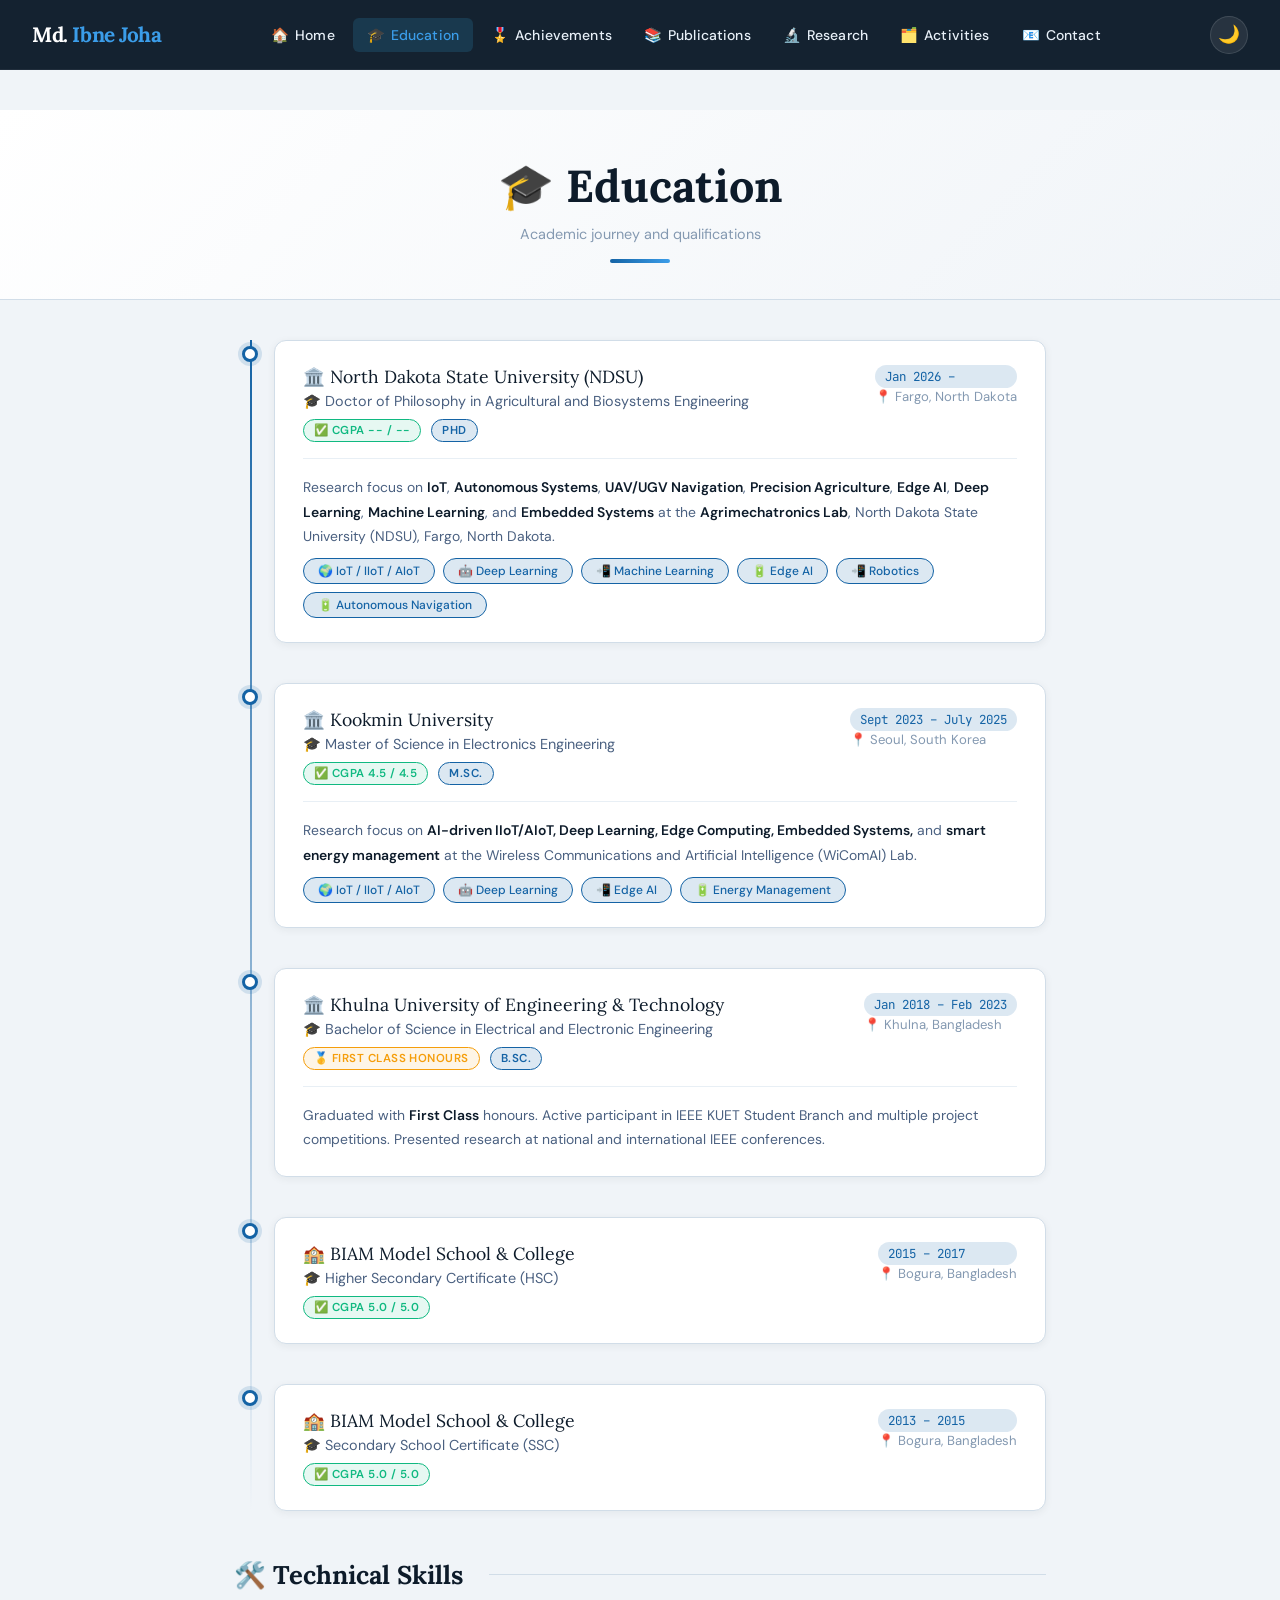
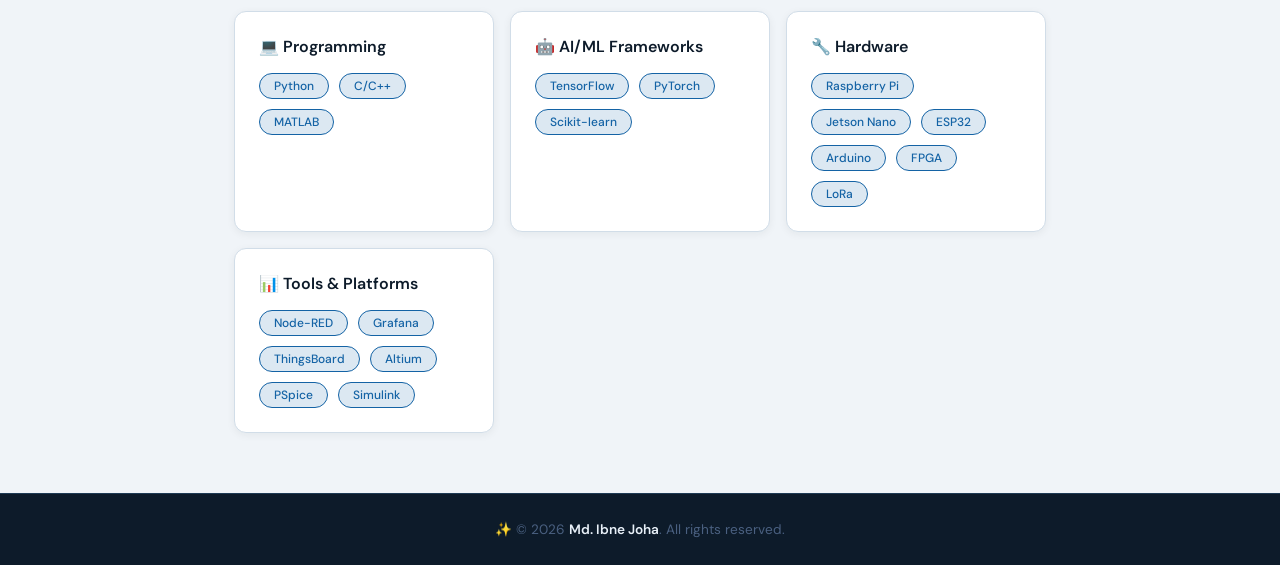
<file: education.html>
<!DOCTYPE html>
<html lang="en" data-theme="light">
<head>
  <meta charset="UTF-8">
  <meta name="viewport" content="width=device-width, initial-scale=1.0">
  <meta name="description" content="Education of Md. Ibne Joha">
  <title>Education — Md. Ibne Joha</title>
  <link rel="icon" href="data:image/svg+xml,<svg xmlns='http://www.w3.org/2000/svg' viewBox='0 0 100 100'><text y='.9em' font-size='90'>🎓</text></svg>">
  <link rel="stylesheet" href="styles.css">
</head>
<body>

<header>
  <div class="header-logo">Md.&nbsp;<span>Ibne Joha</span></div>
  <nav>
    <ul class="nav-links" id="navLinks">
      <li><a href="index.html"><span class="nav-icon">🏠</span> Home</a></li>
      <li><a href="education.html"><span class="nav-icon">🎓</span> Education</a></li>
      <li><a href="achievement.html"><span class="nav-icon">🎖️</span> Achievements</a></li>
      <li><a href="publication.html"><span class="nav-icon">📚</span> Publications</a></li>
      <li><a href="research.html"><span class="nav-icon">🔬</span> Research</a></li>
      <li><a href="activities.html"><span class="nav-icon">🗂️</span> Activities</a></li>
      <li><a href="contact.html"><span class="nav-icon">📧</span> Contact</a></li>
    </ul>
  </nav>
  <div class="header-actions">
    <button class="theme-btn" id="themeBtn" onclick="toggleTheme()" title="Toggle dark/light mode">🌙</button>
    <button class="hamburger" id="hamburger" aria-label="Menu">
      <span></span><span></span><span></span>
    </button>
  </div>
</header>

<div class="page-content">
  <div class="page-banner">
    <div class="container">
      <h1>🎓 Education</h1>
      <p style="color:var(--text-muted);font-size:0.9rem;margin-top:8px;">Academic journey and qualifications</p>
      <div class="banner-line"></div>
    </div>
  </div>

  <div class="container-narrow">
    <div class="timeline">


      <!-- NDSU -->
      <div class="timeline-item reveal">
        <div class="timeline-dot"></div>
        <div class="timeline-card">
          <div class="timeline-header">
            <div>
              <div class="timeline-inst">🏛️ North Dakota State University (NDSU)</div>
              <div class="timeline-degree">
                🎓 Doctor of Philosophy in Agricultural and Biosystems Engineering
              </div>
              <div style="margin-top:8px;">
                <span class="badge badge-green" style="margin-right:6px;">✅ CGPA -- / --</span>
                <span class="badge badge-blue">PhD</span>
              </div>
            </div>
            <div>
              <div class="timeline-date">Jan 2026 – </div>
              <div class="timeline-loc">📍 Fargo, North Dakota</div>
            </div>
          </div>
          <div style="margin-top:16px;padding-top:16px;border-top:1px solid var(--border-light);">
            <p style="font-size:0.87rem;">Research focus on <strong>IoT</strong>, <strong>Autonomous Systems</strong>, <strong>UAV/UGV Navigation</strong>, <strong>Precision Agriculture</strong>, <strong>Edge AI</strong>, <strong>Deep Learning</strong>, <strong>Machine Learning</strong>, and <strong>Embedded Systems</strong> at the <strong>Agrimechatronics Lab</strong>, North Dakota State University (NDSU), Fargo, North Dakota.</p>
            <div style="margin-top:10px;display:flex;gap:8px;flex-wrap:wrap;">
              <span class="tag" style="font-size:0.75rem;">🌍 IoT / IIoT / AIoT</span>
              <span class="tag" style="font-size:0.75rem;">🤖 Deep Learning</span>
              <span class="tag" style="font-size:0.75rem;">📲 Machine Learning</span>
              <span class="tag" style="font-size:0.75rem;">🔋 Edge AI</span>
              <span class="tag" style="font-size:0.75rem;">📲 Robotics</span>
              <span class="tag" style="font-size:0.75rem;">🔋 Autonomous Navigation</span>
            </div>
          </div>
        </div>
      </div>
      
      <!-- Kookmin University -->
      <div class="timeline-item reveal">
        <div class="timeline-dot"></div>
        <div class="timeline-card">
          <div class="timeline-header">
            <div>
              <div class="timeline-inst">🏛️ Kookmin University</div>
              <div class="timeline-degree">
                🎓 Master of Science in Electronics Engineering
              </div>
              <div style="margin-top:8px;">
                <span class="badge badge-green" style="margin-right:6px;">✅ CGPA 4.5 / 4.5</span>
                <span class="badge badge-blue">M.Sc.</span>
              </div>
            </div>
            <div>
              <div class="timeline-date">Sept 2023 – July 2025</div>
              <div class="timeline-loc">📍 Seoul, South Korea</div>
            </div>
          </div>
          <div style="margin-top:16px;padding-top:16px;border-top:1px solid var(--border-light);">
            <p style="font-size:0.87rem;">Research focus on <strong>AI-driven IIoT/AIoT, Deep Learning, Edge Computing, Embedded Systems,</strong> and <strong>smart energy management</strong> at the Wireless Communications and Artificial Intelligence (WiComAI) Lab.</p>
            <div style="margin-top:10px;display:flex;gap:8px;flex-wrap:wrap;">
              <span class="tag" style="font-size:0.75rem;">🌍 IoT / IIoT / AIoT</span>
              <span class="tag" style="font-size:0.75rem;">🤖 Deep Learning</span>
              <span class="tag" style="font-size:0.75rem;">📲 Edge AI</span>
              <span class="tag" style="font-size:0.75rem;">🔋 Energy Management</span>
            </div>
          </div>
        </div>
      </div>

      <!-- KUET -->
      <div class="timeline-item reveal delay-1">
        <div class="timeline-dot"></div>
        <div class="timeline-card">
          <div class="timeline-header">
            <div>
              <div class="timeline-inst">🏛️ Khulna University of Engineering &amp; Technology</div>
              <div class="timeline-degree">🎓 Bachelor of Science in Electrical and Electronic Engineering</div>
              <div style="margin-top:8px;">
                <span class="badge badge-gold" style="margin-right:6px;">🥇 First Class Honours</span>
                <span class="badge badge-blue">B.Sc.</span>
              </div>
            </div>
            <div>
              <div class="timeline-date">Jan 2018 – Feb 2023</div>
              <div class="timeline-loc">📍 Khulna, Bangladesh</div>
            </div>
          </div>
          <div style="margin-top:16px;padding-top:16px;border-top:1px solid var(--border-light);">
            <p style="font-size:0.87rem;">Graduated with <strong>First Class</strong> honours. Active participant in IEEE KUET Student Branch and multiple project competitions. Presented research at national and international IEEE conferences.</p>
          </div>
        </div>
      </div>

      <!-- BIAM HSC -->
      <div class="timeline-item reveal delay-2">
        <div class="timeline-dot"></div>
        <div class="timeline-card">
          <div class="timeline-header">
            <div>
              <div class="timeline-inst">🏫 BIAM Model School &amp; College</div>
              <div class="timeline-degree">🎓 Higher Secondary Certificate (HSC)</div>
              <div style="margin-top:8px;">
                <span class="badge badge-green">✅ CGPA 5.0 / 5.0</span>
              </div>
            </div>
            <div>
              <div class="timeline-date">2015 – 2017</div>
              <div class="timeline-loc">📍 Bogura, Bangladesh</div>
            </div>
          </div>
        </div>
      </div>

      <!-- BIAM SSC -->
      <div class="timeline-item reveal delay-3">
        <div class="timeline-dot"></div>
        <div class="timeline-card">
          <div class="timeline-header">
            <div>
              <div class="timeline-inst">🏫 BIAM Model School &amp; College</div>
              <div class="timeline-degree">🎓 Secondary School Certificate (SSC)</div>
              <div style="margin-top:8px;">
                <span class="badge badge-green">✅ CGPA 5.0 / 5.0</span>
              </div>
            </div>
            <div>
              <div class="timeline-date">2013 – 2015</div>
              <div class="timeline-loc">📍 Bogura, Bangladesh</div>
            </div>
          </div>
        </div>
      </div>

    </div><!-- /timeline -->

    <!-- Skills section -->
    <div class="reveal" style="margin-top:48px;">
      <h2 class="section-title">🛠️ Technical Skills</h2>
      <div style="display:grid;grid-template-columns:repeat(auto-fit,minmax(220px,1fr));gap:16px;margin-top:20px;">
        <div class="card">
          <div style="font-weight:600;color:var(--text-primary);margin-bottom:10px;">💻 Programming</div>
          <div class="tags-cloud">
            <span class="tag" style="font-size:0.75rem;">Python</span>
            <span class="tag" style="font-size:0.75rem;">C/C++</span>
            <span class="tag" style="font-size:0.75rem;">MATLAB</span>
          </div>
        </div>
        <div class="card">
          <div style="font-weight:600;color:var(--text-primary);margin-bottom:10px;">🤖 AI/ML Frameworks</div>
          <div class="tags-cloud">
            <span class="tag" style="font-size:0.75rem;">TensorFlow</span>
            <span class="tag" style="font-size:0.75rem;">PyTorch</span>
            <span class="tag" style="font-size:0.75rem;">Scikit-learn</span>
          </div>
        </div>
        <div class="card">
          <div style="font-weight:600;color:var(--text-primary);margin-bottom:10px;">🔧 Hardware</div>
          <div class="tags-cloud">
            <span class="tag" style="font-size:0.75rem;">Raspberry Pi</span>
            <span class="tag" style="font-size:0.75rem;">Jetson Nano</span>
            <span class="tag" style="font-size:0.75rem;">ESP32</span>
            <span class="tag" style="font-size:0.75rem;">Arduino</span>
            <span class="tag" style="font-size:0.75rem;">FPGA</span>
            <span class="tag" style="font-size:0.75rem;">LoRa</span>
          </div>
        </div>
        <div class="card">
          <div style="font-weight:600;color:var(--text-primary);margin-bottom:10px;">📊 Tools &amp; Platforms</div>
          <div class="tags-cloud">
            <span class="tag" style="font-size:0.75rem;">Node-RED</span>
            <span class="tag" style="font-size:0.75rem;">Grafana</span>
            <span class="tag" style="font-size:0.75rem;">ThingsBoard</span>
            <span class="tag" style="font-size:0.75rem;">Altium</span>
            <span class="tag" style="font-size:0.75rem;">PSpice</span>
            <span class="tag" style="font-size:0.75rem;">Simulink</span>
          </div>
        </div>
      </div>
    </div>

  </div><!-- /container-narrow -->
</div><!-- /page-content -->

<footer>
  <p>✨ © <script>document.write(new Date().getFullYear())</script>
    <strong style="color:#e8f0f8">Md. Ibne Joha</strong>. All rights reserved.
  </p>
</footer>

<script src="main.js"></script>
</body>
</html>
</file>
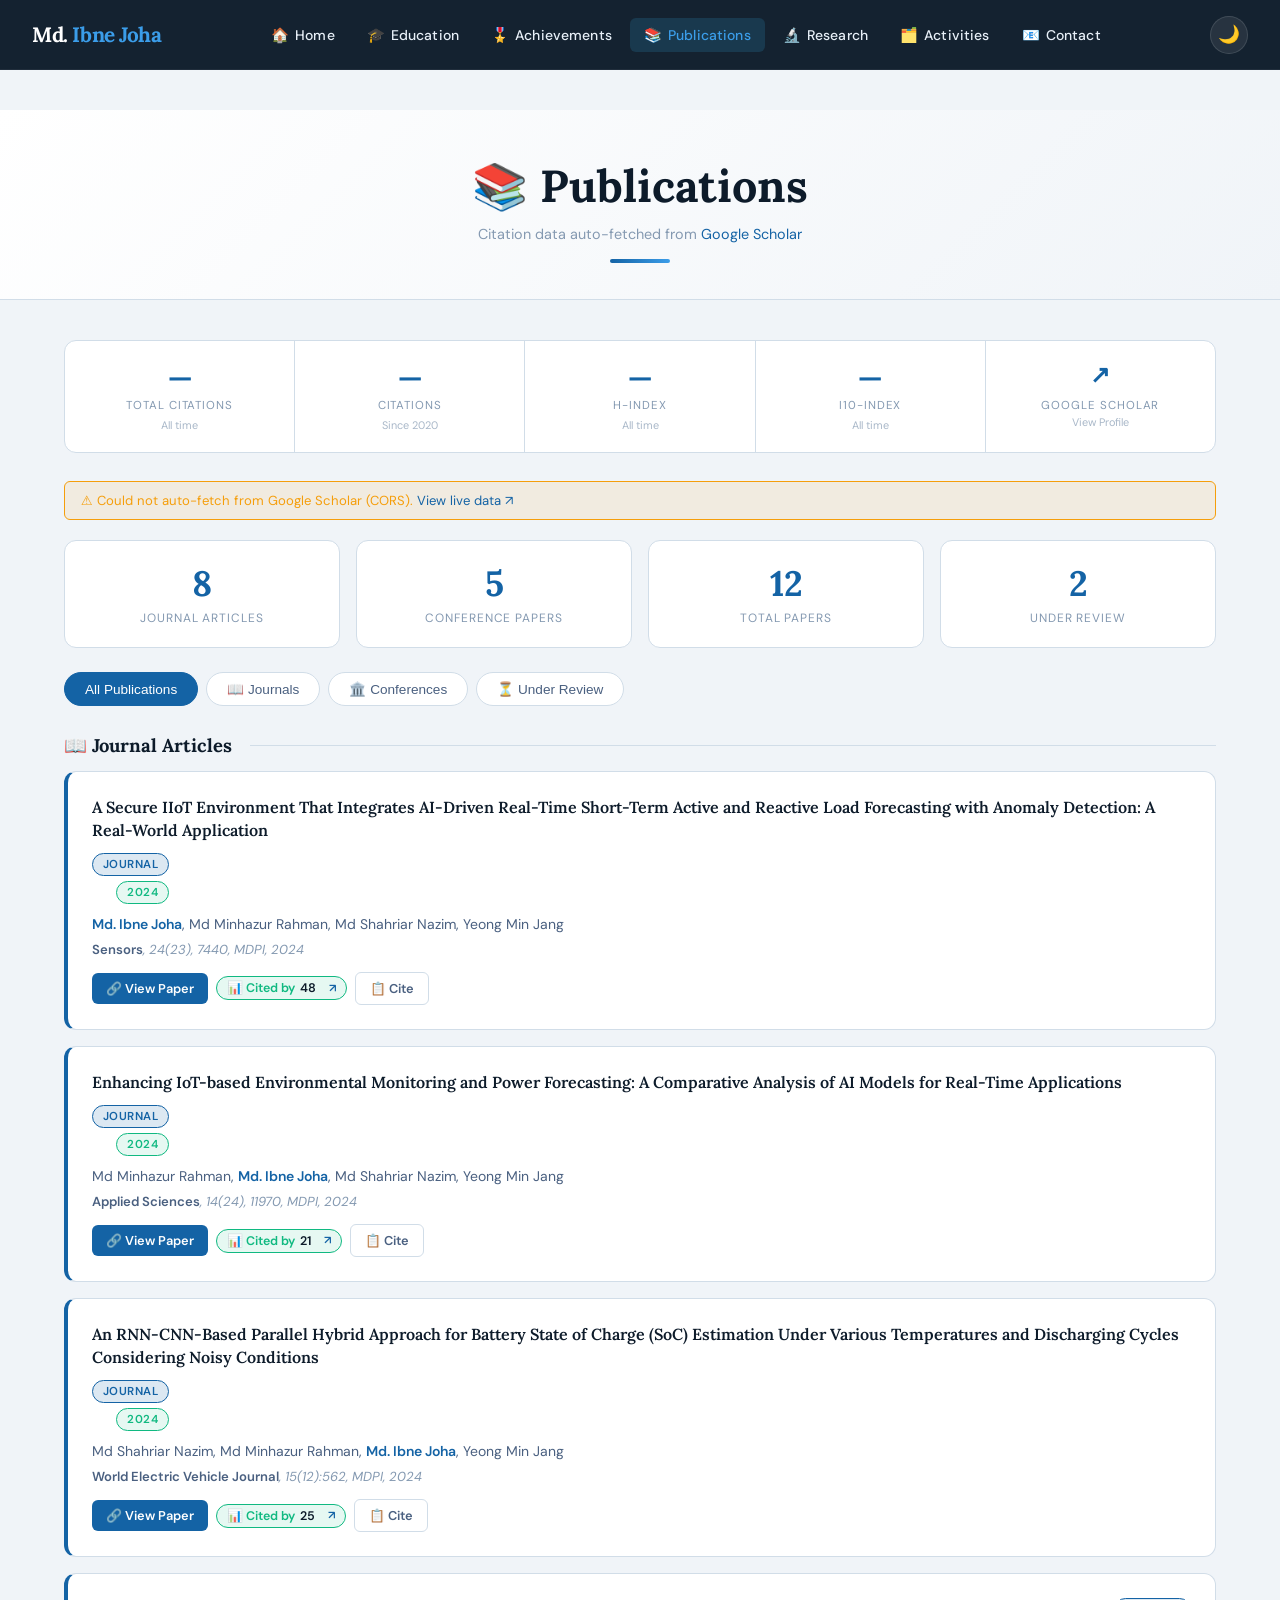
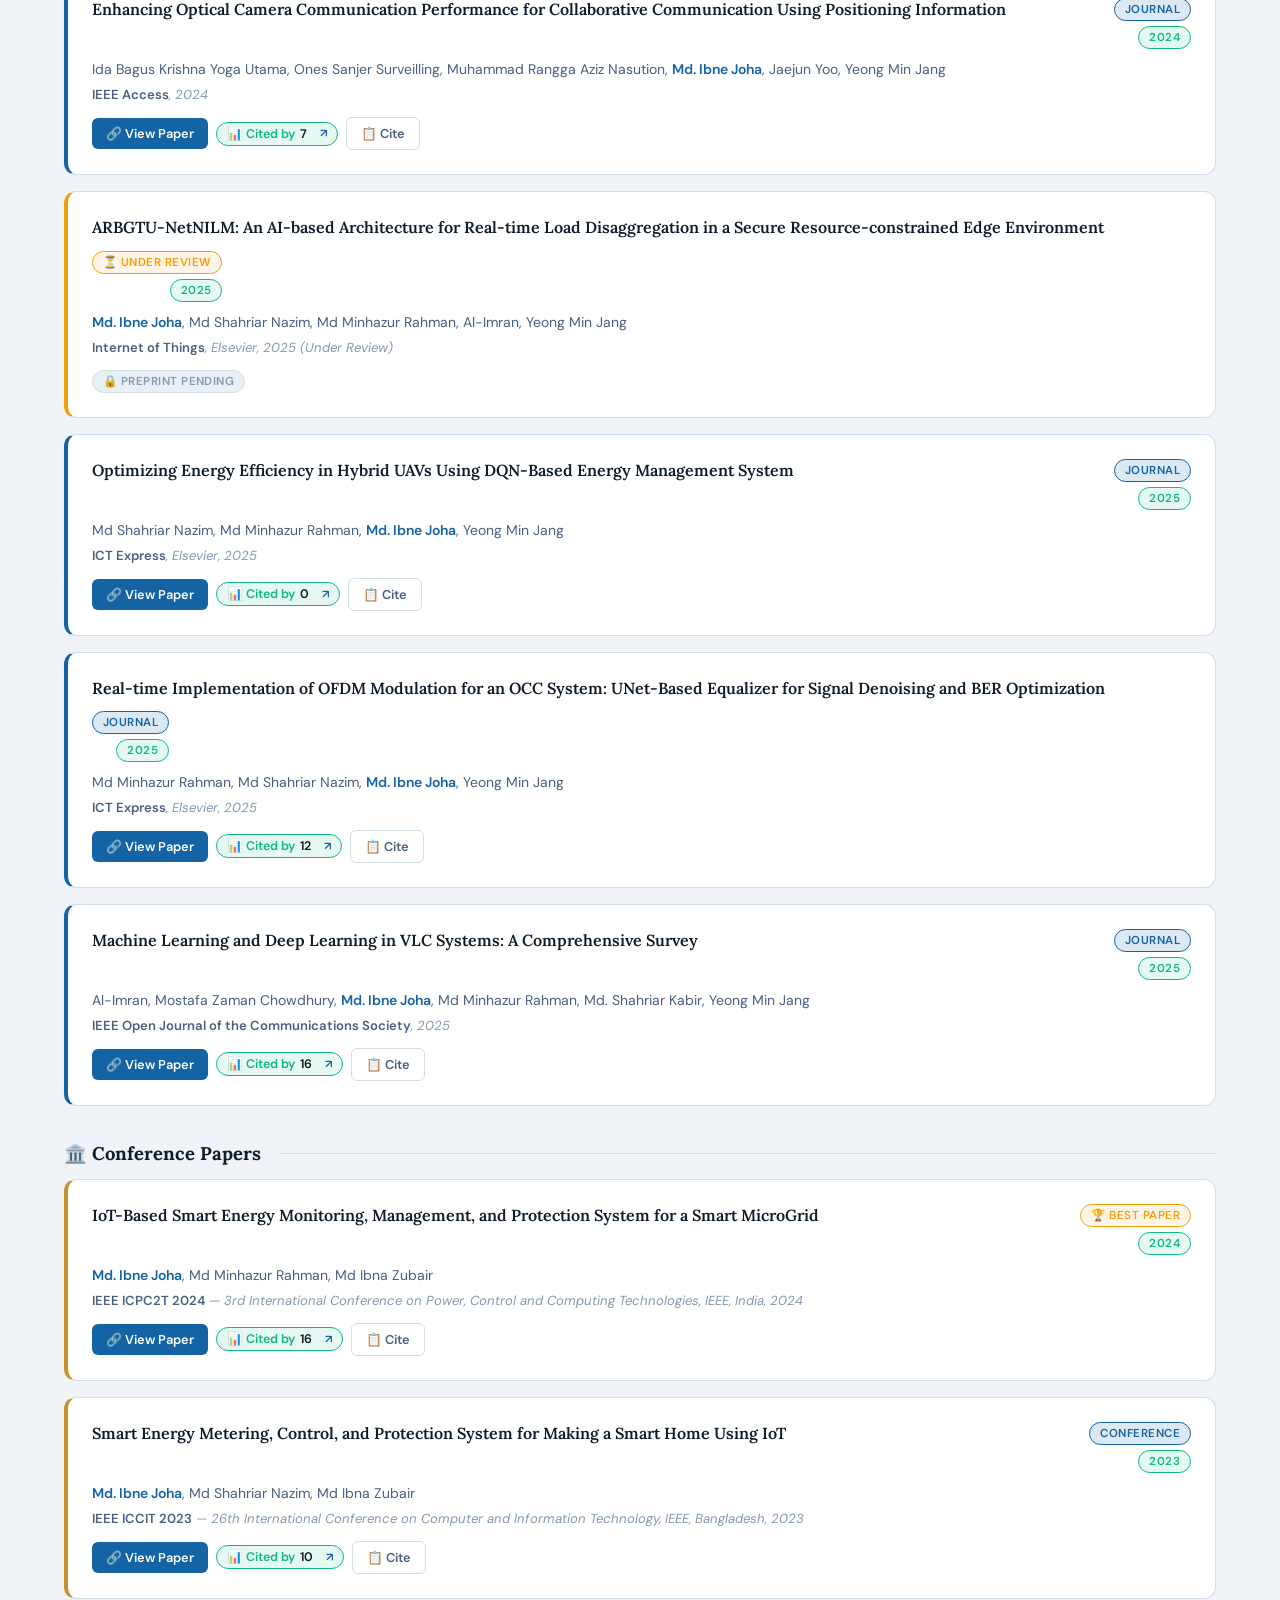
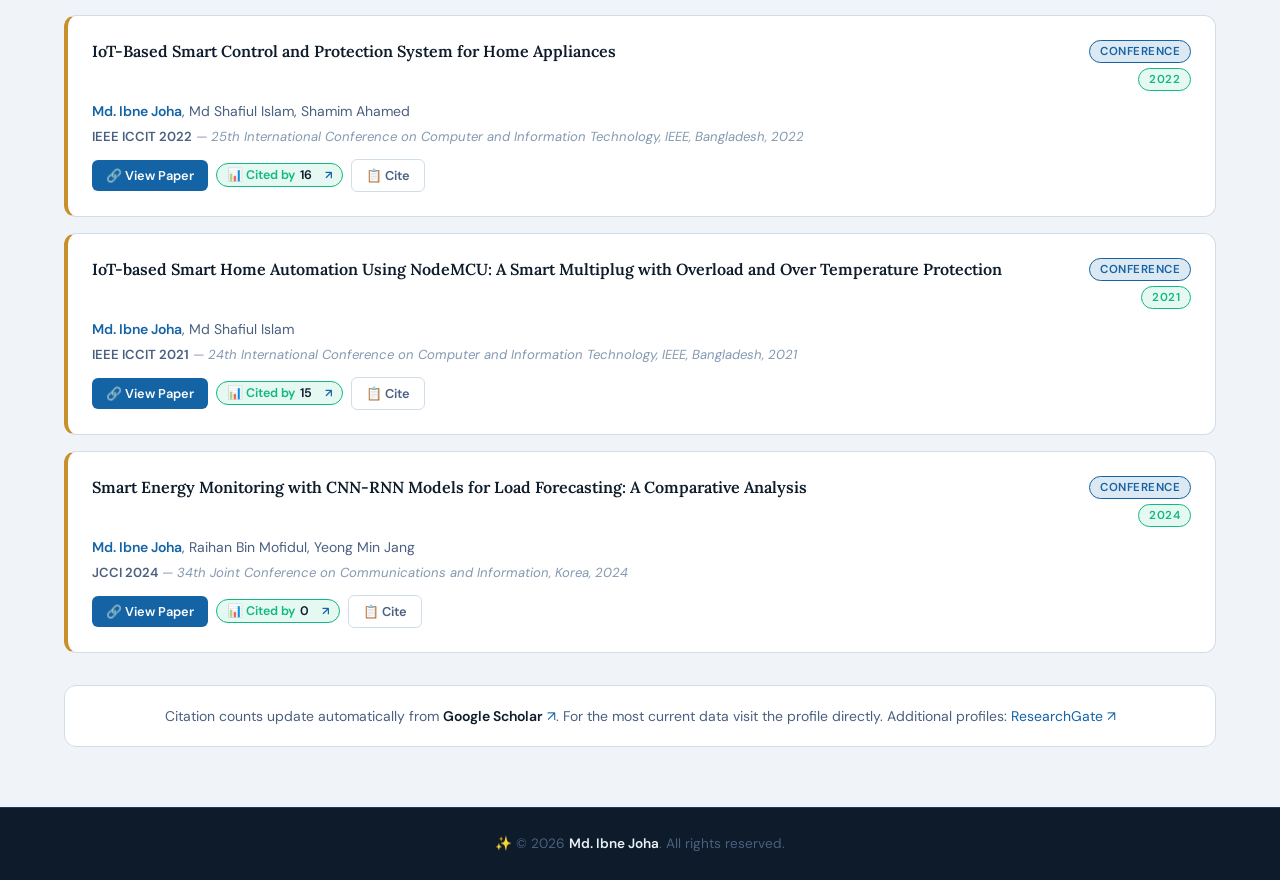
<file: publication.html>
<!DOCTYPE html>
<html lang="en" data-theme="light">
<head>
  <meta charset="UTF-8">
  <meta name="viewport" content="width=device-width, initial-scale=1.0">
  <meta name="description" content="Publications by Md. Ibne Joha">
  <title>Publications — Md. Ibne Joha</title>
  <link rel="icon" href="data:image/svg+xml,<svg xmlns='http://www.w3.org/2000/svg' viewBox='0 0 100 100'><text y='.9em' font-size='90'>📚</text></svg>">
  <link rel="stylesheet" href="styles.css">
</head>
<body>

<header>
  <div class="header-logo">Md.&nbsp;<span>Ibne Joha</span></div>
  <nav>
    <ul class="nav-links" id="navLinks">
      <li><a href="index.html"><span class="nav-icon">🏠</span> Home</a></li>
      <li><a href="education.html"><span class="nav-icon">🎓</span> Education</a></li>
      <li><a href="achievement.html"><span class="nav-icon">🎖️</span> Achievements</a></li>
      <li><a href="publication.html"><span class="nav-icon">📚</span> Publications</a></li>
      <li><a href="research.html"><span class="nav-icon">🔬</span> Research</a></li>
      <li><a href="activities.html"><span class="nav-icon">🗂️</span> Activities</a></li>
      <li><a href="contact.html"><span class="nav-icon">📧</span> Contact</a></li>
    </ul>
  </nav>
  <div class="header-actions">
    <button class="theme-btn" id="themeBtn" onclick="toggleTheme()" title="Toggle dark/light mode">🌙</button>
    <button class="hamburger" id="hamburger" aria-label="Menu">
      <span></span><span></span><span></span>
    </button>
  </div>
</header>

<div class="page-content">
  <div class="page-banner">
    <div class="container">
      <h1>📚 Publications</h1>
      <p style="color:var(--text-muted);font-size:0.9rem;margin-top:8px;">
        Citation data auto-fetched from
        <a href="https://scholar.google.com/citations?user=f1HR6ucAAAAJ&hl=en" target="_blank" rel="noopener" style="color:var(--accent);">Google Scholar</a>
      </p>
      <div class="banner-line"></div>
    </div>
  </div>

  <div class="container">

    <!-- ── Google Scholar Profile Stats Bar ── -->
    <div class="scholar-stats-bar reveal" style="margin-bottom:28px;">
      <div class="scholar-stat">
        <span class="scholar-stat-num" id="gs-total">—</span>
        <span class="scholar-stat-lbl">Total Citations</span>
        <span class="scholar-stat-sublbl">All time</span>
      </div>
      <div class="scholar-stat">
        <span class="scholar-stat-num" id="gs-total-r">—</span>
        <span class="scholar-stat-lbl">Citations</span>
        <span class="scholar-stat-sublbl">Since 2020</span>
      </div>
      <div class="scholar-stat">
        <span class="scholar-stat-num" id="gs-hindex">—</span>
        <span class="scholar-stat-lbl">h-index</span>
        <span class="scholar-stat-sublbl">All time</span>
      </div>
      <div class="scholar-stat">
        <span class="scholar-stat-num" id="gs-i10">—</span>
        <span class="scholar-stat-lbl">i10-index</span>
        <span class="scholar-stat-sublbl">All time</span>
      </div>
      <div class="scholar-stat" style="border-right:none;">
        <a href="https://scholar.google.com/citations?user=f1HR6ucAAAAJ&hl=en" target="_blank" rel="noopener"
           style="text-decoration:none;display:flex;flex-direction:column;align-items:center;gap:2px;">
          <span class="scholar-stat-num" style="font-size:1.5rem;">↗</span>
          <span class="scholar-stat-lbl">Google Scholar</span>
          <span class="scholar-stat-sublbl">View Profile</span>
        </a>
      </div>
    </div>

    <!-- refresh / fallback note -->
    <div id="scholar-refresh-note" style="display:none;background:var(--amber-bg);border:1px solid var(--amber);border-radius:var(--radius-sm);padding:10px 16px;font-size:0.82rem;color:var(--amber);margin-bottom:20px;"></div>

    <!-- ── Paper count row ── -->
    <div class="pub-stats-bar reveal" style="margin-bottom:24px;">
      <div class="pub-stat-card">
        <span class="pub-stat-num">8</span>
        <span class="pub-stat-lbl">Journal Articles</span>
      </div>
      <div class="pub-stat-card">
        <span class="pub-stat-num">5</span>
        <span class="pub-stat-lbl">Conference Papers</span>
      </div>
      <div class="pub-stat-card">
        <span class="pub-stat-num">12</span>
        <span class="pub-stat-lbl">Total Papers</span>
      </div>
      <div class="pub-stat-card">
        <span class="pub-stat-num">2</span>
        <span class="pub-stat-lbl">Under Review</span>
      </div>
    </div>

    <!-- Filter buttons -->
    <div class="pub-filters reveal delay-1">
      <button class="filter-btn active" data-filter="all">All Publications</button>
      <button class="filter-btn" data-filter="journal">📖 Journals</button>
      <button class="filter-btn" data-filter="conference">🏛️ Conferences</button>
      <button class="filter-btn" data-filter="review">⏳ Under Review</button>
    </div>

    <!-- ══════════ JOURNAL ARTICLES ══════════ -->
    <h3 style="font-family:var(--font-display);color:var(--text-primary);margin:28px 0 14px;font-size:1.15rem;display:flex;align-items:center;gap:10px;">
      📖 Journal Articles
      <span style="flex:1;height:1px;background:var(--border);margin-left:8px;"></span>
    </h3>
    <div class="pub-list">

      <!-- J1 -->
      <div id="pub-j1" class="pub-card reveal" data-type="journal">
        <div class="pub-card-header">
          <div class="pub-title">A Secure IIoT Environment That Integrates AI-Driven Real-Time Short-Term Active and Reactive Load Forecasting with Anomaly Detection: A Real-World Application</div>
          <div style="display:flex;flex-direction:column;gap:5px;align-items:flex-end;flex-shrink:0;">
            <span class="badge badge-blue">Journal</span>
            <span class="badge badge-green">2024</span>
          </div>
        </div>
        <div class="pub-authors"><span class="me">Md. Ibne Joha</span>, Md Minhazur Rahman, Md Shahriar Nazim, Yeong Min Jang</div>
        <div class="pub-journal"><strong>Sensors</strong>, 24(23), 7440, MDPI, 2024</div>
        <div class="pub-actions">
          <a href="https://www.mdpi.com/1424-8220/24/23/7440" target="_blank" rel="noopener" class="btn btn-primary" style="font-size:0.8rem;padding:7px 14px;">🔗 View Paper</a>
          <span class="cite-count" data-pub-id="pub-j1">⟳</span>
          <div class="cite-dropdown-wrap">
            <button class="btn btn-ghost cite-toggle-btn" style="font-size:0.8rem;padding:7px 14px;">📋 Cite</button>
            <div class="cite-panel-data" style="display:none">
              
              <div>
                <span class="cite-text" data-format="apa">Joha, M. I., Rahman, M. M., Nazim, M. S., & Jang, Y. M. (2024). A Secure IIoT Environment That Integrates AI-Driven Real-Time Short-Term Active and Reactive Load Forecasting with Anomaly Detection: A Real-World Application. <em>Sensors</em>, <em>24</em>(23), 7440. https://doi.org/10.3390/s24237440</span>
                <span class="cite-text" data-format="bib" style="display:none">@article{joha2024secure,
  title={A Secure IIoT Environment That Integrates AI-Driven Real-Time Short-Term Active and Reactive Load Forecasting with Anomaly Detection},
  author={Joha, Md. Ibne and Rahman, Md Minhazur and Nazim, Md Shahriar and Jang, Yeong Min},
  journal={Sensors},
  volume={24},
  number={23},
  pages={7440},
  year={2024},
  publisher={MDPI},
  doi={10.3390/s24237440}
}</span>
                <span class="cite-text" data-format="mla" style="display:none">Joha, Md. Ibne, et al. "A Secure IIoT Environment That Integrates AI-Driven Real-Time Short-Term Active and Reactive Load Forecasting with Anomaly Detection." <em>Sensors</em> 24.23 (2024): 7440.</span>
              </div>
              
            </div>
          </div>
        </div>
      </div>

      <!-- J2 -->
      <div id="pub-j2" class="pub-card reveal delay-1" data-type="journal">
        <div class="pub-card-header">
          <div class="pub-title">Enhancing IoT-based Environmental Monitoring and Power Forecasting: A Comparative Analysis of AI Models for Real-Time Applications</div>
          <div style="display:flex;flex-direction:column;gap:5px;align-items:flex-end;flex-shrink:0;">
            <span class="badge badge-blue">Journal</span>
            <span class="badge badge-green">2024</span>
          </div>
        </div>
        <div class="pub-authors">Md Minhazur Rahman, <span class="me">Md. Ibne Joha</span>, Md Shahriar Nazim, Yeong Min Jang</div>
        <div class="pub-journal"><strong>Applied Sciences</strong>, 14(24), 11970, MDPI, 2024</div>
        <div class="pub-actions">
          <a href="https://www.mdpi.com/2076-3417/14/24/11970" target="_blank" rel="noopener" class="btn btn-primary" style="font-size:0.8rem;padding:7px 14px;">🔗 View Paper</a>
          <span class="cite-count" data-pub-id="pub-j2">⟳</span>
          <div class="cite-dropdown-wrap">
            <button class="btn btn-ghost cite-toggle-btn" style="font-size:0.8rem;padding:7px 14px;">📋 Cite</button>
            <div class="cite-panel-data" style="display:none">
              
              <div>
                <span class="cite-text" data-format="apa">Rahman, M. M., Joha, M. I., Nazim, M. S., & Jang, Y. M. (2024). Enhancing IoT-based Environmental Monitoring and Power Forecasting: A Comparative Analysis of AI Models for Real-Time Applications. <em>Applied Sciences</em>, <em>14</em>(24), 11970. https://doi.org/10.3390/app142411970</span>
                <span class="cite-text" data-format="bib" style="display:none">@article{rahman2024enhancing,
  title={Enhancing IoT-based Environmental Monitoring and Power Forecasting},
  author={Rahman, Md Minhazur and Joha, Md. Ibne and Nazim, Md Shahriar and Jang, Yeong Min},
  journal={Applied Sciences},
  volume={14},
  number={24},
  pages={11970},
  year={2024},
  publisher={MDPI},
  doi={10.3390/app142411970}
}</span>
              </div>
              
            </div>
          </div>
        </div>
      </div>

      <!-- J3 -->
      <div id="pub-j3" class="pub-card reveal delay-2" data-type="journal">
        <div class="pub-card-header">
          <div class="pub-title">An RNN-CNN-Based Parallel Hybrid Approach for Battery State of Charge (SoC) Estimation Under Various Temperatures and Discharging Cycles Considering Noisy Conditions</div>
          <div style="display:flex;flex-direction:column;gap:5px;align-items:flex-end;flex-shrink:0;">
            <span class="badge badge-blue">Journal</span>
            <span class="badge badge-green">2024</span>
          </div>
        </div>
        <div class="pub-authors">Md Shahriar Nazim, Md Minhazur Rahman, <span class="me">Md. Ibne Joha</span>, Yeong Min Jang</div>
        <div class="pub-journal"><strong>World Electric Vehicle Journal</strong>, 15(12):562, MDPI, 2024</div>
        <div class="pub-actions">
          <a href="https://www.mdpi.com/2032-6653/15/12/562" target="_blank" rel="noopener" class="btn btn-primary" style="font-size:0.8rem;padding:7px 14px;">🔗 View Paper</a>
          <span class="cite-count" data-pub-id="pub-j3">⟳</span>
          <div class="cite-dropdown-wrap">
            <button class="btn btn-ghost cite-toggle-btn" style="font-size:0.8rem;padding:7px 14px;">📋 Cite</button>
            <div class="cite-panel-data" style="display:none">
              
              <div>
                <span class="cite-text" data-format="apa">Nazim, M. S., Rahman, M. M., Joha, M. I., & Jang, Y. M. (2024). An RNN-CNN-Based Parallel Hybrid Approach for Battery SoC Estimation Under Various Temperatures and Discharging Cycles. <em>World Electric Vehicle Journal</em>, <em>15</em>(12), 562. https://doi.org/10.3390/wevj15120562</span>
                <span class="cite-text" data-format="bib" style="display:none">@article{nazim2024rnn,
  title={An RNN-CNN-Based Parallel Hybrid Approach for Battery State of Charge (SoC) Estimation},
  author={Nazim, Md Shahriar and Rahman, Md Minhazur and Joha, Md. Ibne and Jang, Yeong Min},
  journal={World Electric Vehicle Journal},
  volume={15},
  number={12},
  pages={562},
  year={2024},
  doi={10.3390/wevj15120562}
}</span>
              </div>
              
            </div>
          </div>
        </div>
      </div>

      <!-- J4 -->
      <div id="pub-j4" class="pub-card reveal delay-3" data-type="journal">
        <div class="pub-card-header">
          <div class="pub-title">Enhancing Optical Camera Communication Performance for Collaborative Communication Using Positioning Information</div>
          <div style="display:flex;flex-direction:column;gap:5px;align-items:flex-end;flex-shrink:0;">
            <span class="badge badge-blue">Journal</span>
            <span class="badge badge-green">2024</span>
          </div>
        </div>
        <div class="pub-authors">Ida Bagus Krishna Yoga Utama, Ones Sanjer Surveilling, Muhammad Rangga Aziz Nasution, <span class="me">Md. Ibne Joha</span>, Jaejun Yoo, Yeong Min Jang</div>
        <div class="pub-journal"><strong>IEEE Access</strong>, 2024</div>
        <div class="pub-actions">
          <a href="https://ieeexplore.ieee.org/abstract/document/10401934" target="_blank" rel="noopener" class="btn btn-primary" style="font-size:0.8rem;padding:7px 14px;">🔗 View Paper</a>
          <span class="cite-count" data-pub-id="pub-j4">⟳</span>
          <div class="cite-dropdown-wrap">
            <button class="btn btn-ghost cite-toggle-btn" style="font-size:0.8rem;padding:7px 14px;">📋 Cite</button>
            <div class="cite-panel-data" style="display:none">
              
              <div>
                <span class="cite-text" data-format="apa">Utama, I. B. K. Y., Surveilling, O. S., Nasution, M. R. A., Joha, M. I., Yoo, J., & Jang, Y. M. (2024). Enhancing Optical Camera Communication Performance for Collaborative Communication Using Positioning Information. <em>IEEE Access</em>.</span>
                <span class="cite-text" data-format="bib" style="display:none">@article{utama2024enhancing,
  title={Enhancing Optical Camera Communication Performance for Collaborative Communication Using Positioning Information},
  author={Utama, Ida Bagus Krishna Yoga and others},
  journal={IEEE Access},
  year={2024},
  publisher={IEEE}
}</span>
              </div>
              
            </div>
          </div>
        </div>
      </div>

      <!-- J5 – Under Review -->
      <div id="pub-j5" class="pub-card reveal" data-type="review" style="border-left-color:var(--amber);">
        <div class="pub-card-header">
          <div class="pub-title">ARBGTU-NetNILM: An AI-based Architecture for Real-time Load Disaggregation in a Secure Resource-constrained Edge Environment</div>
          <div style="display:flex;flex-direction:column;gap:5px;align-items:flex-end;flex-shrink:0;">
            <span class="badge badge-gold">⏳ Under Review</span>
            <span class="badge badge-green">2025</span>
          </div>
        </div>
        <div class="pub-authors"><span class="me">Md. Ibne Joha</span>, Md Shahriar Nazim, Md Minhazur Rahman, Al-Imran, Yeong Min Jang</div>
        <div class="pub-journal"><strong>Internet of Things</strong>, Elsevier, 2025 (Under Review)</div>
        <div class="pub-actions">
          <span class="badge badge-gray">🔒 Preprint Pending</span>
        </div>
      </div>


<!-- J7 – Published -->
<div id="pub-j7" class="pub-card reveal delay-2" data-type="journal">
  <div class="pub-card-header">
    <div class="pub-title">
      Optimizing Energy Efficiency in Hybrid UAVs Using DQN-Based Energy Management System
    </div>
    <div style="display:flex;flex-direction:column;gap:5px;align-items:flex-end;flex-shrink:0;">
      <span class="badge badge-blue">Journal</span>
      <span class="badge badge-green">2025</span>
    </div>
  </div>

  <div class="pub-authors">
    Md Shahriar Nazim, Md Minhazur Rahman,
    <span class="me">Md. Ibne Joha</span>, Yeong Min Jang
  </div>

  <div class="pub-journal">
    <strong>ICT Express</strong>, Elsevier, 2025
  </div>

  <div class="pub-actions">
    <a
      href="https://www.sciencedirect.com/science/article/pii/S2405959525001511"
      target="_blank"
      rel="noopener"
      class="btn btn-primary"
      style="font-size:0.8rem;padding:7px 14px;"
    >🔗 View Paper</a>

    <span class="cite-count" data-pub-id="pub-j7">2</span>

    <div class="cite-dropdown-wrap">
      <button
        class="btn btn-ghost cite-toggle-btn"
        style="font-size:0.8rem;padding:7px 14px;"
      >📋 Cite</button>

      <div class="cite-panel-data" style="display:none">
        <div>
          <span class="cite-text" data-format="apa">
            Nazim, M. S., Rahman, M. M., Joha, M. I., &amp; Jang, Y. M. (2025). Optimizing Energy Efficiency in Hybrid UAVs Using DQN-Based Energy Management System. <em>ICT Express</em>. Elsevier.
          </span>

          <span class="cite-text" data-format="bib" style="display:none">@article{nazim2025optimizing,
  title={Optimizing Energy Efficiency in Hybrid UAVs Using DQN-Based Energy Management System},
  author={Nazim, Md Shahriar and Rahman, Md Minhazur and Joha, Md. Ibne and Jang, Yeong Min},
  journal={ICT Express},
  year={2025},
  publisher={Elsevier}
}</span>
        </div>
      </div>
    </div>
  </div>
</div>


      <!-- J8 -->
      <div id="pub-j8" class="pub-card reveal delay-3" data-type="journal">
        <div class="pub-card-header">
          <div class="pub-title">Real-time Implementation of OFDM Modulation for an OCC System: UNet-Based Equalizer for Signal Denoising and BER Optimization</div>
          <div style="display:flex;flex-direction:column;gap:5px;align-items:flex-end;flex-shrink:0;">
            <span class="badge badge-blue">Journal</span>
            <span class="badge badge-green">2025</span>
          </div>
        </div>
        <div class="pub-authors">Md Minhazur Rahman, Md Shahriar Nazim, <span class="me">Md. Ibne Joha</span>, Yeong Min Jang</div>
        <div class="pub-journal"><strong>ICT Express</strong>, Elsevier, 2025</div>
        <div class="pub-actions">
          <a href="https://www.sciencedirect.com/science/article/pii/S2405959525000773" target="_blank" rel="noopener" class="btn btn-primary" style="font-size:0.8rem;padding:7px 14px;">🔗 View Paper</a>
          <span class="cite-count" data-pub-id="pub-j8">⟳</span>
          <div class="cite-dropdown-wrap">
            <button class="btn btn-ghost cite-toggle-btn" style="font-size:0.8rem;padding:7px 14px;">📋 Cite</button>
            <div class="cite-panel-data" style="display:none">
              
              <div>
                <span class="cite-text" data-format="apa">Rahman, M. M., Nazim, M. S., Joha, M. I., & Jang, Y. M. (2025). Real-time Implementation of OFDM Modulation for an OCC System: UNet-Based Equalizer for Signal Denoising and BER Optimization. <em>ICT Express</em>. Elsevier.</span>
                <span class="cite-text" data-format="bib" style="display:none">@article{rahman2025realtime,
  title={Real-time Implementation of OFDM Modulation for an OCC System},
  author={Rahman, Md Minhazur and Nazim, Md Shahriar and Joha, Md. Ibne and Jang, Yeong Min},
  journal={ICT Express},
  year={2025},
  publisher={Elsevier}
}</span>
              </div>
              
            </div>
          </div>
        </div>
      </div>

      <!-- J9 -->
      <div id="pub-j9" class="pub-card reveal delay-4" data-type="journal">
        <div class="pub-card-header">
          <div class="pub-title">Machine Learning and Deep Learning in VLC Systems: A Comprehensive Survey</div>
          <div style="display:flex;flex-direction:column;gap:5px;align-items:flex-end;flex-shrink:0;">
            <span class="badge badge-blue">Journal</span>
            <span class="badge badge-green">2025</span>
          </div>
        </div>
        <div class="pub-authors">Al-Imran, Mostafa Zaman Chowdhury, <span class="me">Md. Ibne Joha</span>, Md Minhazur Rahman, Md. Shahriar Kabir, Yeong Min Jang</div>
        <div class="pub-journal"><strong>IEEE Open Journal of the Communications Society</strong>, 2025</div>
        <div class="pub-actions">
          <a href="https://ieeexplore.ieee.org/abstract/document/11142888" target="_blank" rel="noopener" class="btn btn-primary" style="font-size:0.8rem;padding:7px 14px;">🔗 View Paper</a>
          <span class="cite-count" data-pub-id="pub-j9">⟳</span>
          <div class="cite-dropdown-wrap">
            <button class="btn btn-ghost cite-toggle-btn" style="font-size:0.8rem;padding:7px 14px;">📋 Cite</button>
            <div class="cite-panel-data" style="display:none">
              
              <div>
                <span class="cite-text" data-format="apa">Al-Imran, Chowdhury, M. Z., Joha, M. I., Rahman, M. M., Kabir, M. S., & Jang, Y. M. (2025). Machine Learning and Deep Learning in VLC Systems: A Comprehensive Survey. <em>IEEE Open Journal of the Communications Society</em>.</span>
                <span class="cite-text" data-format="bib" style="display:none">@article{alimran2025ml,
  title={Machine Learning and Deep Learning in VLC Systems: A Comprehensive Survey},
  author={Al-Imran and Chowdhury, Mostafa Zaman and Joha, Md. Ibne and others},
  journal={IEEE Open Journal of the Communications Society},
  year={2025},
  publisher={IEEE}
}</span>
              </div>
              
            </div>
          </div>
        </div>
      </div>

    </div><!-- /journals -->

    <!-- ══════════ CONFERENCE PAPERS ══════════ -->
    <h3 style="font-family:var(--font-display);color:var(--text-primary);margin:36px 0 14px;font-size:1.15rem;display:flex;align-items:center;gap:10px;">
      🏛️ Conference Papers
      <span style="flex:1;height:1px;background:var(--border);margin-left:8px;"></span>
    </h3>
    <div class="pub-list">

      <!-- C1 -->
      <div id="pub-c1" class="pub-card conference reveal" data-type="conference">
        <div class="pub-card-header">
          <div class="pub-title">IoT-Based Smart Energy Monitoring, Management, and Protection System for a Smart MicroGrid</div>
          <div style="display:flex;flex-direction:column;gap:5px;align-items:flex-end;flex-shrink:0;">
            <span class="badge badge-gold">🏆 Best Paper</span>
            <span class="badge badge-green">2024</span>
          </div>
        </div>
        <div class="pub-authors"><span class="me">Md. Ibne Joha</span>, Md Minhazur Rahman, Md Ibna Zubair</div>
        <div class="pub-journal"><strong>IEEE ICPC2T 2024</strong> — 3rd International Conference on Power, Control and Computing Technologies, IEEE, India, 2024</div>
        <div class="pub-actions">
          <a href="https://ieeexplore.ieee.org/abstract/document/10474733" target="_blank" rel="noopener" class="btn btn-primary" style="font-size:0.8rem;padding:7px 14px;">🔗 View Paper</a>
          <span class="cite-count" data-pub-id="pub-c1">⟳</span>
          <div class="cite-dropdown-wrap">
            <button class="btn btn-ghost cite-toggle-btn" style="font-size:0.8rem;padding:7px 14px;">📋 Cite</button>
            <div class="cite-panel-data" style="display:none">
              
              <div>
                <span class="cite-text" data-format="apa">Joha, M. I., Rahman, M. M., & Zubair, M. I. (2024). IoT-Based Smart Energy Monitoring, Management, and Protection System for a Smart MicroGrid. In <em>2024 Third International Conference on Power, Control and Computing Technologies (ICPC2T)</em>. IEEE. https://doi.org/10.1109/ICPC2T60072.2024.10474733</span>
                <span class="cite-text" data-format="bib" style="display:none">@inproceedings{joha2024iot,
  title={IoT-Based Smart Energy Monitoring, Management, and Protection System for a Smart MicroGrid},
  author={Joha, Md. Ibne and Rahman, Md Minhazur and Zubair, Md Ibna},
  booktitle={2024 Third International Conference on Power, Control and Computing Technologies (ICPC2T)},
  year={2024},
  organization={IEEE},
  doi={10.1109/ICPC2T60072.2024.10474733}
}</span>
              </div>
              
            </div>
          </div>
        </div>
      </div>

      <!-- C2 -->
      <div id="pub-c2" class="pub-card conference reveal delay-1" data-type="conference">
        <div class="pub-card-header">
          <div class="pub-title">Smart Energy Metering, Control, and Protection System for Making a Smart Home Using IoT</div>
          <div style="display:flex;flex-direction:column;gap:5px;align-items:flex-end;flex-shrink:0;">
            <span class="badge badge-blue">Conference</span>
            <span class="badge badge-green">2023</span>
          </div>
        </div>
        <div class="pub-authors"><span class="me">Md. Ibne Joha</span>, Md Shahriar Nazim, Md Ibna Zubair</div>
        <div class="pub-journal"><strong>IEEE ICCIT 2023</strong> — 26th International Conference on Computer and Information Technology, IEEE, Bangladesh, 2023</div>
        <div class="pub-actions">
          <a href="https://ieeexplore.ieee.org/abstract/document/10441201" target="_blank" rel="noopener" class="btn btn-primary" style="font-size:0.8rem;padding:7px 14px;">🔗 View Paper</a>
          <span class="cite-count" data-pub-id="pub-c2">⟳</span>
          <div class="cite-dropdown-wrap">
            <button class="btn btn-ghost cite-toggle-btn" style="font-size:0.8rem;padding:7px 14px;">📋 Cite</button>
            <div class="cite-panel-data" style="display:none">
              
              <div>
                <span class="cite-text" data-format="apa">Joha, M. I., Nazim, M. S., & Zubair, M. I. (2023). Smart Energy Metering, Control, and Protection System for Making a Smart Home Using IoT. In <em>2023 26th International Conference on Computer and Information Technology (ICCIT)</em>. IEEE.</span>
                <span class="cite-text" data-format="bib" style="display:none">@inproceedings{joha2023smart,
  title={Smart Energy Metering, Control, and Protection System for Making a Smart Home Using IoT},
  author={Joha, Md. Ibne and Nazim, Md Shahriar and Zubair, Md Ibna},
  booktitle={2023 26th International Conference on Computer and Information Technology (ICCIT)},
  year={2023},
  organization={IEEE}
}</span>
              </div>
              
            </div>
          </div>
        </div>
      </div>

      <!-- C3 -->
      <div id="pub-c3" class="pub-card conference reveal delay-2" data-type="conference">
        <div class="pub-card-header">
          <div class="pub-title">IoT-Based Smart Control and Protection System for Home Appliances</div>
          <div style="display:flex;flex-direction:column;gap:5px;align-items:flex-end;flex-shrink:0;">
            <span class="badge badge-blue">Conference</span>
            <span class="badge badge-green">2022</span>
          </div>
        </div>
        <div class="pub-authors"><span class="me">Md. Ibne Joha</span>, Md Shafiul Islam, Shamim Ahamed</div>
        <div class="pub-journal"><strong>IEEE ICCIT 2022</strong> — 25th International Conference on Computer and Information Technology, IEEE, Bangladesh, 2022</div>
        <div class="pub-actions">
          <a href="https://ieeexplore.ieee.org/abstract/document/10054941/" target="_blank" rel="noopener" class="btn btn-primary" style="font-size:0.8rem;padding:7px 14px;">🔗 View Paper</a>
          <span class="cite-count" data-pub-id="pub-c3">⟳</span>
          <div class="cite-dropdown-wrap">
            <button class="btn btn-ghost cite-toggle-btn" style="font-size:0.8rem;padding:7px 14px;">📋 Cite</button>
            <div class="cite-panel-data" style="display:none">
              
              <div>
                <span class="cite-text" data-format="apa">Joha, M. I., Islam, M. S., & Ahamed, S. (2022). IoT-Based Smart Control and Protection System for Home Appliances. In <em>2022 25th International Conference on Computer and Information Technology (ICCIT)</em>. IEEE.</span>
                <span class="cite-text" data-format="bib" style="display:none">@inproceedings{joha2022iot,
  title={IoT-Based Smart Control and Protection System for Home Appliances},
  author={Joha, Md. Ibne and Islam, Md Shafiul and Ahamed, Shamim},
  booktitle={2022 25th International Conference on Computer and Information Technology (ICCIT)},
  year={2022},
  organization={IEEE}
}</span>
              </div>
              
            </div>
          </div>
        </div>
      </div>

      <!-- C4 -->
      <div id="pub-c4" class="pub-card conference reveal delay-3" data-type="conference">
        <div class="pub-card-header">
          <div class="pub-title">IoT-based Smart Home Automation Using NodeMCU: A Smart Multiplug with Overload and Over Temperature Protection</div>
          <div style="display:flex;flex-direction:column;gap:5px;align-items:flex-end;flex-shrink:0;">
            <span class="badge badge-blue">Conference</span>
            <span class="badge badge-green">2021</span>
          </div>
        </div>
        <div class="pub-authors"><span class="me">Md. Ibne Joha</span>, Md Shafiul Islam</div>
        <div class="pub-journal"><strong>IEEE ICCIT 2021</strong> — 24th International Conference on Computer and Information Technology, IEEE, Bangladesh, 2021</div>
        <div class="pub-actions">
          <a href="https://ieeexplore.ieee.org/abstract/document/9689913/" target="_blank" rel="noopener" class="btn btn-primary" style="font-size:0.8rem;padding:7px 14px;">🔗 View Paper</a>
          <span class="cite-count" data-pub-id="pub-c4">⟳</span>
          <div class="cite-dropdown-wrap">
            <button class="btn btn-ghost cite-toggle-btn" style="font-size:0.8rem;padding:7px 14px;">📋 Cite</button>
            <div class="cite-panel-data" style="display:none">
              
              <div>
                <span class="cite-text" data-format="apa">Joha, M. I., & Islam, M. S. (2021). IoT-based Smart Home Automation Using NodeMCU: A Smart Multiplug with Overload and Over Temperature Protection. In <em>2021 24th International Conference on Computer and Information Technology (ICCIT)</em>. IEEE.</span>
                <span class="cite-text" data-format="bib" style="display:none">@inproceedings{joha2021iotbased,
  title={IoT-based Smart Home Automation Using NodeMCU},
  author={Joha, Md. Ibne and Islam, Md Shafiul},
  booktitle={2021 24th International Conference on Computer and Information Technology (ICCIT)},
  year={2021},
  organization={IEEE}
}</span>
              </div>
              
            </div>
          </div>
        </div>
      </div>

      <!-- C5 -->
      <div id="pub-c5" class="pub-card conference reveal delay-4" data-type="conference">
        <div class="pub-card-header">
          <div class="pub-title">Smart Energy Monitoring with CNN-RNN Models for Load Forecasting: A Comparative Analysis</div>
          <div style="display:flex;flex-direction:column;gap:5px;align-items:flex-end;flex-shrink:0;">
            <span class="badge badge-blue">Conference</span>
            <span class="badge badge-green">2024</span>
          </div>
        </div>
        <div class="pub-authors"><span class="me">Md. Ibne Joha</span>, Raihan Bin Mofidul, Yeong Min Jang</div>
        <div class="pub-journal"><strong>JCCI 2024</strong> — 34th Joint Conference on Communications and Information, Korea, 2024</div>
        <div class="pub-actions">
          <a href="https://www.researchgate.net/profile/Md-Joha/publication/383114845" target="_blank" rel="noopener" class="btn btn-primary" style="font-size:0.8rem;padding:7px 14px;">🔗 View Paper</a>
          <span class="cite-count" data-pub-id="pub-c5">⟳</span>
          <div class="cite-dropdown-wrap">
            <button class="btn btn-ghost cite-toggle-btn" style="font-size:0.8rem;padding:7px 14px;">📋 Cite</button>
            <div class="cite-panel-data" style="display:none">
              
              <div>
                <span class="cite-text" data-format="apa">Joha, M. I., Mofidul, R. B., & Jang, Y. M. (2024). Smart Energy Monitoring with CNN-RNN Models for Load Forecasting: A Comparative Analysis. In <em>The 34th Joint Conference on Communications and Information (JCCI)</em>. Korea.</span>
                <span class="cite-text" data-format="bib" style="display:none">@inproceedings{joha2024smart,
  title={Smart Energy Monitoring with CNN-RNN Models for Load Forecasting: A Comparative Analysis},
  author={Joha, Md. Ibne and Mofidul, Raihan Bin and Jang, Yeong Min},
  booktitle={The 34th Joint Conference on Communications and Information (JCCI)},
  year={2024}
}</span>
              </div>
              
            </div>
          </div>
        </div>
      </div>

    </div><!-- /conferences -->

    <!-- Footer note -->
    <div class="reveal" style="margin-top:32px;padding:18px 24px;background:var(--bg-card);border:1px solid var(--border);border-radius:var(--radius-md);text-align:center;">
      <p style="font-size:0.875rem;margin:0;">
        Citation counts update automatically from
        <a href="https://scholar.google.com/citations?user=f1HR6ucAAAAJ&hl=en" target="_blank" rel="noopener"><strong>Google Scholar</strong> ↗</a>.
        For the most current data visit the profile directly. Additional profiles:
        <a href="https://www.researchgate.net/profile/Md-Joha" target="_blank" rel="noopener">ResearchGate ↗</a>
      </p>
    </div>

  </div><!-- /container -->
</div><!-- /page-content -->

<footer>
  <p>✨ © <script>document.write(new Date().getFullYear())</script>
    <strong style="color:#e8f0f8">Md. Ibne Joha</strong>. All rights reserved.
  </p>
</footer>

<script src="main.js"></script>
</body>
</html>
</file>
<file: styles.css>
/* =============================================
   MD. IBNE JOHA - Research Profile
   Design System — styles.css
   ============================================= */

@import url('https://fonts.googleapis.com/css2?family=Lora:ital,wght@0,400;0,600;0,700;1,400&family=DM+Sans:wght@300;400;500;600;700&family=JetBrains+Mono:wght@400;500&display=swap');

/* === CSS VARIABLES (LIGHT MODE DEFAULT) === */
:root {
  --bg-primary:    #f0f4f8;
  --bg-secondary:  #ffffff;
  --bg-card:       #ffffff;
  --bg-card-hover: #f8fafc;
  --text-primary:  #0d1b2a;
  --text-secondary:#4a6080;
  --text-muted:    #8499b1;
  --accent:        #1463a5;
  --accent-light:  #3b9de9;
  --accent-glow:   rgba(20, 99, 165, 0.15);
  --gold:          #c8902c;
  --gold-light:    #f5c842;
  --border:        #d1dde8;
  --border-light:  #e8eff5;
  --shadow-sm:     0 2px 8px rgba(13, 27, 42, 0.06);
  --shadow-md:     0 4px 20px rgba(13, 27, 42, 0.10);
  --shadow-lg:     0 8px 40px rgba(13, 27, 42, 0.15);
  --nav-bg:        rgba(13, 27, 42, 0.97);
  --nav-text:      #e8f0f8;
  --header-height: 70px;
  --radius-sm:     6px;
  --radius-md:     12px;
  --radius-lg:     20px;
  --transition:    all 0.3s cubic-bezier(0.4, 0, 0.2, 1);
  --font-display:  'Lora', Georgia, serif;
  --font-body:     'DM Sans', system-ui, sans-serif;
  --font-mono:     'JetBrains Mono', 'Courier New', monospace;
  --green:         #10b981;
  --green-bg:      rgba(16, 185, 129, 0.1);
  --amber:         #f59e0b;
  --amber-bg:      rgba(245, 158, 11, 0.1);
  --red:           #ef4444;
  --red-bg:        rgba(239, 68, 68, 0.1);
}

[data-theme="dark"] {
  --bg-primary:    #0a1628;
  --bg-secondary:  #0d1f33;
  --bg-card:       #112240;
  --bg-card-hover: #172d4e;
  --text-primary:  #e8f0f8;
  --text-secondary:#94b3cc;
  --text-muted:    #5d7d96;
  --accent:        #38bdf8;
  --accent-light:  #7dd3fc;
  --accent-glow:   rgba(56, 189, 248, 0.15);
  --gold:          #fbbf24;
  --gold-light:    #fde68a;
  --border:        #1e3a54;
  --border-light:  #1a3349;
  --shadow-sm:     0 2px 8px rgba(0, 0, 0, 0.2);
  --shadow-md:     0 4px 20px rgba(0, 0, 0, 0.3);
  --shadow-lg:     0 8px 40px rgba(0, 0, 0, 0.4);
  --nav-bg:        rgba(10, 22, 40, 0.98);
  --nav-text:      #cce4f5;
  --green:         #34d399;
  --green-bg:      rgba(52, 211, 153, 0.12);
  --amber:         #fbbf24;
  --amber-bg:      rgba(251, 191, 36, 0.12);
}

/* === RESET & BASE === */
*, *::before, *::after { box-sizing: border-box; margin: 0; padding: 0; }

html { scroll-behavior: smooth; font-size: 16px; }

body {
  font-family: var(--font-body);
  background: var(--bg-primary);
  color: var(--text-primary);
  min-height: 100vh;
  display: flex;
  flex-direction: column;
  transition: background 0.4s ease, color 0.4s ease;
  overflow-x: hidden;
}

/* === TYPOGRAPHY === */
h1, h2, h3 { font-family: var(--font-display); line-height: 1.25; }
h4, h5, h6 { font-family: var(--font-body); font-weight: 600; }
p { line-height: 1.75; color: var(--text-secondary); }
a { color: var(--accent); text-decoration: none; transition: var(--transition); }
a:hover { color: var(--accent-light); }
strong { color: var(--text-primary); font-weight: 600; }
em { color: var(--text-secondary); font-style: italic; }

/* === HEADER / NAV === */
header {
  position: fixed;
  top: 0; left: 0; right: 0;
  z-index: 1000;
  height: var(--header-height);
  background: var(--nav-bg);
  backdrop-filter: blur(20px);
  -webkit-backdrop-filter: blur(20px);
  border-bottom: 1px solid rgba(255,255,255,0.06);
  display: flex;
  align-items: center;
  justify-content: space-between;
  padding: 0 32px;
  transition: var(--transition);
}

header.scrolled {
  box-shadow: 0 4px 24px rgba(0,0,0,0.2);
}

.header-logo {
  font-family: var(--font-display);
  font-size: 1.3rem;
  font-weight: 700;
  color: #fff;
  white-space: nowrap;
  letter-spacing: -0.02em;
}

.header-logo span {
  color: var(--accent-light);
}

.nav-links {
  display: flex;
  align-items: center;
  gap: 4px;
  list-style: none;
}

.nav-links li a {
  color: var(--nav-text);
  font-size: 0.875rem;
  font-weight: 500;
  padding: 8px 14px;
  border-radius: var(--radius-sm);
  transition: var(--transition);
  display: flex;
  align-items: center;
  gap: 6px;
  white-space: nowrap;
  letter-spacing: 0.01em;
}

.nav-links li a:hover,
.nav-links li a.active {
  background: rgba(255,255,255,0.1);
  color: #fff;
}

.nav-links li a.active {
  background: rgba(56, 189, 248, 0.15);
  color: var(--accent-light);
}

.nav-icon { font-size: 0.9rem; }

/* === HEADER ACTIONS (theme toggle + hamburger) === */
.header-actions {
  display: flex;
  align-items: center;
  gap: 12px;
}

.theme-btn {
  background: rgba(255,255,255,0.08);
  border: 1px solid rgba(255,255,255,0.12);
  color: var(--nav-text);
  cursor: pointer;
  width: 38px; height: 38px;
  border-radius: 50%;
  display: flex;
  align-items: center;
  justify-content: center;
  font-size: 1.1rem;
  transition: var(--transition);
  flex-shrink: 0;
}

.theme-btn:hover {
  background: rgba(255,255,255,0.15);
  color: #fff;
  transform: scale(1.1);
}

.hamburger {
  display: none;
  flex-direction: column;
  gap: 5px;
  cursor: pointer;
  padding: 6px;
  background: none;
  border: none;
}

.hamburger span {
  display: block;
  width: 24px; height: 2px;
  background: var(--nav-text);
  border-radius: 2px;
  transition: var(--transition);
}

.hamburger.open span:nth-child(1) { transform: translateY(7px) rotate(45deg); }
.hamburger.open span:nth-child(2) { opacity: 0; }
.hamburger.open span:nth-child(3) { transform: translateY(-7px) rotate(-45deg); }

/* === MAIN CONTENT WRAPPER === */
main, .page-content {
  flex: 1;
  padding-top: calc(var(--header-height) + 40px);
  padding-bottom: 60px;
}

.container {
  max-width: 1200px;
  margin: 0 auto;
  padding: 0 24px;
}

.container-narrow {
  max-width: 860px;
  margin: 0 auto;
  padding: 0 24px;
}

/* === PAGE HERO BANNER === */
.page-banner {
  background: linear-gradient(135deg, var(--bg-card) 0%, var(--bg-primary) 100%);
  border-bottom: 1px solid var(--border);
  padding: 48px 0 36px;
  margin-bottom: 40px;
  text-align: center;
}

.page-banner h1 {
  font-size: clamp(1.8rem, 4vw, 2.8rem);
  color: var(--text-primary);
  margin-bottom: 8px;
}

.page-banner .banner-line {
  width: 60px; height: 4px;
  background: linear-gradient(90deg, var(--accent), var(--accent-light));
  border-radius: 2px;
  margin: 12px auto 0;
}

/* === SECTION TITLE === */
.section-title {
  font-family: var(--font-display);
  font-size: 1.6rem;
  color: var(--text-primary);
  margin-bottom: 6px;
  display: flex;
  align-items: center;
  gap: 10px;
}

.section-title::after {
  content: '';
  flex: 1;
  height: 1px;
  background: var(--border);
  margin-left: 16px;
}

/* === CARD === */
.card {
  background: var(--bg-card);
  border: 1px solid var(--border);
  border-radius: var(--radius-md);
  padding: 24px;
  transition: var(--transition);
  box-shadow: var(--shadow-sm);
}

.card:hover {
  transform: translateY(-3px);
  box-shadow: var(--shadow-md);
  border-color: var(--accent);
}

/* === BADGE === */
.badge {
  display: inline-flex;
  align-items: center;
  gap: 4px;
  font-size: 0.72rem;
  font-weight: 600;
  padding: 3px 10px;
  border-radius: 20px;
  letter-spacing: 0.04em;
  text-transform: uppercase;
  white-space: nowrap;
}

.badge-blue  { background: var(--accent-glow); color: var(--accent); border: 1px solid var(--accent); }
.badge-green { background: var(--green-bg); color: var(--green); border: 1px solid var(--green); }
.badge-gold  { background: var(--amber-bg); color: var(--amber); border: 1px solid var(--amber); }
.badge-gray  { background: var(--border-light); color: var(--text-muted); border: 1px solid var(--border); }
.badge-red   { background: var(--red-bg); color: var(--red); border: 1px solid var(--red); }

/* === BUTTONS === */
.btn {
  display: inline-flex;
  align-items: center;
  gap: 6px;
  padding: 9px 20px;
  border-radius: var(--radius-sm);
  font-size: 0.85rem;
  font-weight: 600;
  cursor: pointer;
  transition: var(--transition);
  border: none;
  font-family: var(--font-body);
}

.btn-primary {
  background: var(--accent);
  color: #fff;
}

.btn-primary:hover {
  background: var(--accent-light);
  color: #fff;
  transform: translateY(-1px);
  box-shadow: 0 4px 12px var(--accent-glow);
}

.btn-outline {
  background: transparent;
  color: var(--accent);
  border: 1px solid var(--accent);
}

.btn-outline:hover {
  background: var(--accent-glow);
  transform: translateY(-1px);
}

.btn-ghost {
  background: transparent;
  color: var(--text-secondary);
  border: 1px solid var(--border);
}

.btn-ghost:hover {
  background: var(--bg-card-hover);
  color: var(--text-primary);
}

/* === TAG / CHIP === */
.tag {
  display: inline-block;
  background: var(--accent-glow);
  color: var(--accent);
  border: 1px solid var(--accent);
  border-radius: 20px;
  padding: 4px 14px;
  font-size: 0.8rem;
  font-weight: 500;
  transition: var(--transition);
  cursor: default;
}

.tag:hover {
  background: var(--accent);
  color: #fff;
  transform: translateY(-1px);
}

/* === CITATION BADGE === */
.cite-count {
  display: inline-flex;
  align-items: center;
  gap: 5px;
  font-size: 0.78rem;
  font-weight: 600;
  padding: 3px 10px;
  background: var(--green-bg);
  color: var(--green);
  border: 1px solid var(--green);
  border-radius: 20px;
}

.cite-count.loading { opacity: 0.5; animation: pulse 1.5s infinite; }

/* Google Scholar profile stats bar */
.scholar-stats-bar {
  display: flex;
  gap: 0;
  border: 1px solid var(--border);
  border-radius: var(--radius-md);
  overflow: hidden;
  margin-bottom: 32px;
  background: var(--bg-card);
}

.scholar-stat {
  flex: 1;
  padding: 18px 20px;
  text-align: center;
  border-right: 1px solid var(--border);
  transition: var(--transition);
}

.scholar-stat:last-child { border-right: none; }
.scholar-stat:hover { background: var(--bg-card-hover); }

.scholar-stat-num {
  display: block;
  font-family: var(--font-display);
  font-size: 1.8rem;
  font-weight: 700;
  color: var(--accent);
  min-height: 2.2rem;
}

.scholar-stat-lbl {
  font-size: 0.72rem;
  text-transform: uppercase;
  letter-spacing: 0.08em;
  color: var(--text-muted);
  margin-top: 2px;
  display: block;
}

.scholar-stat-sublbl {
  font-size: 0.68rem;
  color: var(--text-muted);
  opacity: 0.7;
}

/* === FOOTER === */
footer {
  background: #0d1b2a;
  color: #8499b1;
  text-align: center;
  padding: 24px;
  font-size: 0.85rem;
  border-top: 1px solid #1e3a54;
}

footer a { color: #38bdf8; }
footer a:hover { color: #7dd3fc; }

/* === SCROLL ANIMATIONS === */
.reveal {
  opacity: 0;
  transform: translateY(30px);
  transition: opacity 0.6s ease, transform 0.6s ease;
}

.reveal.visible {
  opacity: 1;
  transform: translateY(0);
}

.reveal-left {
  opacity: 0;
  transform: translateX(-30px);
  transition: opacity 0.6s ease, transform 0.6s ease;
}

.reveal-left.visible {
  opacity: 1;
  transform: translateX(0);
}

.reveal-right {
  opacity: 0;
  transform: translateX(30px);
  transition: opacity 0.6s ease, transform 0.6s ease;
}

.reveal-right.visible {
  opacity: 1;
  transform: translateX(0);
}

/* Stagger delays */
.delay-1 { transition-delay: 0.1s; }
.delay-2 { transition-delay: 0.2s; }
.delay-3 { transition-delay: 0.3s; }
.delay-4 { transition-delay: 0.4s; }
.delay-5 { transition-delay: 0.5s; }

/* === KEYFRAMES === */
@keyframes pulse {
  0%, 100% { opacity: 1; }
  50%       { opacity: 0.4; }
}

@keyframes pulse-ring {
  0%   { transform: scale(1); opacity: 0.8; }
  70%  { transform: scale(1.15); opacity: 0; }
  100% { transform: scale(1.15); opacity: 0; }
}

@keyframes float {
  0%, 100% { transform: translateY(0px); }
  50%       { transform: translateY(-10px); }
}

@keyframes gradient-shift {
  0%   { background-position: 0% 50%; }
  50%  { background-position: 100% 50%; }
  100% { background-position: 0% 50%; }
}

@keyframes fadeInUp {
  from { opacity: 0; transform: translateY(20px); }
  to   { opacity: 1; transform: translateY(0); }
}

@keyframes count-up {
  from { opacity: 0; transform: scale(0.8); }
  to   { opacity: 1; transform: scale(1); }
}

@keyframes spin {
  to { transform: rotate(360deg); }
}

/* === DIVIDER === */
.divider {
  border: none;
  border-top: 1px solid var(--border);
  margin: 32px 0;
}

/* === TOOLTIPS === */
[data-tooltip] { position: relative; cursor: default; }
[data-tooltip]::after {
  content: attr(data-tooltip);
  position: absolute;
  bottom: calc(100% + 8px);
  left: 50%;
  transform: translateX(-50%);
  background: #0d1b2a;
  color: #e8f0f8;
  font-size: 0.75rem;
  padding: 5px 10px;
  border-radius: 4px;
  white-space: nowrap;
  pointer-events: none;
  opacity: 0;
  transition: opacity 0.2s;
  z-index: 100;
}

[data-tooltip]:hover::after { opacity: 1; }

/* ============ PAGE-SPECIFIC STYLES ============ */

/* --- INDEX HERO --- */
.hero {
  position: relative;
  min-height: 100vh;
  display: flex;
  align-items: center;
  overflow: hidden;
  padding-top: var(--header-height);
  background: linear-gradient(160deg, #0a1628 0%, #0d2444 50%, #0a1628 100%);
}

#hero-canvas {
  position: absolute;
  inset: 0;
  z-index: 0;
  opacity: 0.6;
}

.hero-overlay {
  position: absolute;
  inset: 0;
  background: radial-gradient(ellipse at 20% 50%, rgba(20, 99, 165, 0.2) 0%, transparent 60%),
              radial-gradient(ellipse at 80% 20%, rgba(56, 189, 248, 0.1) 0%, transparent 50%);
  z-index: 1;
}

.hero-content {
  position: relative;
  z-index: 2;
  width: 100%;
  max-width: 1200px;
  margin: 0 auto;
  padding: 60px 24px;
  display: grid;
  grid-template-columns: auto 1fr;
  gap: 60px;
  align-items: center;
}

.hero-photo-wrap {
  position: relative;
  display: flex;
  justify-content: center;
}

.hero-photo-ring {
  position: absolute;
  inset: -8px;
  border: 2px solid var(--accent-light);
  border-radius: 50%;
  animation: pulse-ring 3s ease-out infinite;
  opacity: 0.5;
}

.hero-photo-ring2 {
  position: absolute;
  inset: -16px;
  border: 1px solid rgba(56, 189, 248, 0.3);
  border-radius: 50%;
  animation: pulse-ring 3s ease-out 1.5s infinite;
}

.hero-photo {
  width: 180px;
  height: 180px;
  border-radius: 50%;
  object-fit: cover;
  border: 4px solid var(--accent-light);
  box-shadow: 0 0 40px rgba(56, 189, 248, 0.3);
  display: block;
  animation: float 6s ease-in-out infinite;
}

.hero-text { color: #e8f0f8; }

.hero-greeting {
  font-size: 0.9rem;
  font-weight: 500;
  color: #38bdf8;
  letter-spacing: 0.12em;
  text-transform: uppercase;
  margin-bottom: 10px;
  display: flex;
  align-items: center;
  gap: 8px;
  animation: fadeInUp 0.6s ease both;
}

.hero-greeting::before {
  content: '';
  display: inline-block;
  width: 32px; height: 2px;
  background: #38bdf8;
  border-radius: 1px;
}

.hero-name {
  font-family: var(--font-display);
  font-size: clamp(2rem, 5vw, 3.5rem);
  font-weight: 700;
  color: #fff;
  line-height: 1.1;
  margin-bottom: 8px;
  animation: fadeInUp 0.6s ease 0.1s both;
}

.hero-title {
  font-size: 1.05rem;
  color: #94b3cc;
  margin-bottom: 6px;
  animation: fadeInUp 0.6s ease 0.2s both;
}

.hero-affiliation {
  font-size: 0.9rem;
  color: #7dd3fc;
  margin-bottom: 24px;
  display: flex;
  align-items: center;
  gap: 6px;
  animation: fadeInUp 0.6s ease 0.3s both;
}

.hero-stats {
  display: flex;
  gap: 0;
  margin-bottom: 28px;
  animation: fadeInUp 0.6s ease 0.4s both;
  flex-wrap: wrap;
  background: rgba(255,255,255,0.04);
  border: 1px solid rgba(255,255,255,0.08);
  border-radius: var(--radius-md);
  overflow: hidden;
}

.hero-stat {
  text-align: center;
  padding: 14px 20px;
  border-right: 1px solid rgba(255,255,255,0.07);
  flex: 1;
  min-width: 90px;
}

.hero-stat:last-child { border-right: none; }

.hero-stat .num {
  font-family: var(--font-display);
  font-size: 1.8rem;
  font-weight: 700;
  color: #38bdf8;
  display: block;
  line-height: 1.2;
}

.hero-stat:last-child .num {
  color: #fbbf24; /* gold for citations */
}

.hero-stat .lbl {
  font-size: 0.68rem;
  text-transform: uppercase;
  letter-spacing: 0.07em;
  color: #94b3cc;
  margin-top: 2px;
  display: flex;
  align-items: center;
  justify-content: center;
  gap: 3px;
}

.hero-links {
  display: flex;
  gap: 10px;
  flex-wrap: wrap;
  animation: fadeInUp 0.6s ease 0.5s both;
}

.hero-link {
  display: flex;
  align-items: center;
  gap: 6px;
  padding: 9px 18px;
  border-radius: var(--radius-sm);
  font-size: 0.85rem;
  font-weight: 500;
  transition: var(--transition);
  text-decoration: none;
}

.hero-link-primary {
  background: var(--accent);
  color: #fff;
}

.hero-link-primary:hover {
  background: #1d7fcf;
  color: #fff;
  transform: translateY(-2px);
  box-shadow: 0 4px 15px rgba(56, 189, 248, 0.3);
}

.hero-link-outline {
  background: rgba(255,255,255,0.05);
  color: #c8dff0;
  border: 1px solid rgba(255,255,255,0.15);
}

.hero-link-outline:hover {
  background: rgba(255,255,255,0.12);
  color: #fff;
  transform: translateY(-2px);
}

/* Hero scroll indicator */
.scroll-hint {
  position: absolute;
  bottom: 28px;
  left: 50%;
  transform: translateX(-50%);
  z-index: 2;
  display: flex;
  flex-direction: column;
  align-items: center;
  gap: 6px;
  color: rgba(255,255,255,0.4);
  font-size: 0.75rem;
  letter-spacing: 0.08em;
  text-transform: uppercase;
}

.scroll-hint .arrow {
  width: 24px; height: 24px;
  border-right: 2px solid rgba(255,255,255,0.3);
  border-bottom: 2px solid rgba(255,255,255,0.3);
  transform: rotate(45deg);
  animation: bounce 1.5s ease-in-out infinite;
}

@keyframes bounce {
  0%, 100% { transform: rotate(45deg) translate(0, 0); }
  50%       { transform: rotate(45deg) translate(4px, 4px); }
}

/* --- HOME SECTIONS BELOW HERO --- */
.home-sections {
  background: var(--bg-primary);
}

.about-section, .interests-section, .news-section {
  padding: 64px 0;
}

.about-section { background: var(--bg-secondary); }

.about-grid {
  display: grid;
  grid-template-columns: 300px 1fr;
  gap: 36px;
  align-items: start;
}

.sidebar-card {
  background: var(--bg-card);
  border: 1px solid var(--border);
  border-radius: var(--radius-lg);
  padding: 22px 20px;
  box-shadow: var(--shadow-sm);
}

.sidebar-avatar {
  width: 100px; height: 100px;
  border-radius: 50%;
  border: 3px solid var(--accent);
  object-fit: cover;
  margin: 0 auto 16px;
  display: block;
}

.sidebar-name {
  font-family: var(--font-display);
  font-size: 1.2rem;
  text-align: center;
  color: var(--text-primary);
  margin-bottom: 4px;
}

.sidebar-role {
  font-size: 0.85rem;
  color: var(--text-secondary);
  text-align: center;
  margin-bottom: 20px;
}

.contact-list {
  list-style: none;
  display: flex;
  flex-direction: column;
  gap: 8px;
}

.contact-list li a, .contact-list li span {
  display: flex;
  align-items: center;
  gap: 9px;
  font-size: 0.8rem;
  color: var(--text-secondary);
  padding: 7px 10px;
  border-radius: var(--radius-sm);
  border: 1px solid var(--border);
  background: var(--bg-primary);
  transition: var(--transition);
  overflow: hidden;
  white-space: nowrap;
  text-overflow: ellipsis;
  min-width: 0;
}

.contact-list li a:hover {
  background: var(--accent-glow);
  border-color: var(--accent);
  color: var(--accent);
}

.contact-icon { font-size: 0.95rem; flex-shrink: 0; }

/* Research interests tags cloud */
.tags-cloud {
  display: flex;
  flex-wrap: wrap;
  gap: 10px;
  margin-top: 16px;
}

/* News / Recent updates */
.news-list {
  display: flex;
  flex-direction: column;
  gap: 0;
}

.news-item {
  display: flex;
  gap: 16px;
  padding: 20px 0;
  border-bottom: 1px solid var(--border-light);
}

.news-item:last-child { border-bottom: none; }

.news-date {
  flex-shrink: 0;
  font-family: var(--font-mono);
  font-size: 0.75rem;
  color: var(--text-muted);
  background: var(--bg-card);
  border: 1px solid var(--border);
  border-radius: 6px;
  padding: 4px 8px;
  height: fit-content;
  white-space: nowrap;
}

.news-body p {
  font-size: 0.9rem;
  margin-bottom: 4px;
  color: var(--text-secondary);
}

/* --- EDUCATION PAGE --- */
.timeline {
  position: relative;
  padding-left: 40px;
}

.timeline::before {
  content: '';
  position: absolute;
  left: 16px; top: 0; bottom: 0;
  width: 2px;
  background: linear-gradient(to bottom, var(--accent), transparent);
}

.timeline-item {
  position: relative;
  margin-bottom: 40px;
}

.timeline-dot {
  position: absolute;
  left: -32px; top: 6px;
  width: 16px; height: 16px;
  background: var(--bg-card);
  border: 3px solid var(--accent);
  border-radius: 50%;
  z-index: 1;
  box-shadow: 0 0 0 4px var(--accent-glow);
  transition: var(--transition);
}

.timeline-item:hover .timeline-dot {
  background: var(--accent);
  box-shadow: 0 0 0 6px var(--accent-glow);
}

.timeline-card {
  background: var(--bg-card);
  border: 1px solid var(--border);
  border-radius: var(--radius-md);
  padding: 24px 28px;
  box-shadow: var(--shadow-sm);
  transition: var(--transition);
}

.timeline-card:hover {
  transform: translateX(6px);
  border-color: var(--accent);
  box-shadow: var(--shadow-md);
}

.timeline-header {
  display: flex;
  justify-content: space-between;
  align-items: flex-start;
  gap: 16px;
  flex-wrap: wrap;
}

.timeline-inst {
  font-family: var(--font-display);
  font-size: 1.1rem;
  color: var(--text-primary);
  margin-bottom: 4px;
}

.timeline-degree {
  font-size: 0.9rem;
  color: var(--text-secondary);
  margin-bottom: 8px;
}

.timeline-meta {
  display: flex;
  gap: 12px;
  flex-wrap: wrap;
  align-items: center;
}

.timeline-date {
  font-family: var(--font-mono);
  font-size: 0.78rem;
  color: var(--accent);
  background: var(--accent-glow);
  padding: 3px 10px;
  border-radius: 20px;
  white-space: nowrap;
}

.timeline-loc {
  font-size: 0.82rem;
  color: var(--text-muted);
  display: flex;
  align-items: center;
  gap: 4px;
}

/* --- ACHIEVEMENT PAGE — ACCORDION --- */
.achievement-accordion {
  display: flex;
  flex-direction: column;
  gap: 0;
  border: 1px solid var(--border);
  border-radius: var(--radius-md);
  overflow: hidden;
  box-shadow: var(--shadow-sm);
}

.achievement-row {
  border-bottom: 1px solid var(--border);
}

.achievement-row:last-child {
  border-bottom: none;
}

.achievement-header {
  width: 100%;
  background: var(--bg-card);
  border: none;
  padding: 16px 20px;
  display: flex;
  align-items: center;
  gap: 14px;
  cursor: pointer;
  text-align: left;
  transition: var(--transition);
  font-family: var(--font-body);
}

.achievement-header:hover {
  background: var(--bg-card-hover);
}

.achievement-header.open {
  background: var(--accent-glow);
  border-left: 3px solid var(--accent);
}

.ach-icon {
  font-size: 1.3rem;
  flex-shrink: 0;
  width: 32px;
  text-align: center;
}

.ach-title-text {
  flex: 1;
  font-size: 0.95rem;
  font-weight: 600;
  color: var(--text-primary);
  line-height: 1.4;
}

.ach-meta {
  display: flex;
  gap: 6px;
  align-items: center;
  flex-shrink: 0;
  flex-wrap: wrap;
  justify-content: flex-end;
}

.ach-chevron {
  font-size: 0.65rem;
  color: var(--text-muted);
  transition: transform 0.3s ease;
  flex-shrink: 0;
  margin-left: 4px;
}

.achievement-header.open .ach-chevron {
  transform: rotate(180deg);
}

.achievement-body {
  display: none;
  padding: 0 20px 20px 66px;
  background: var(--bg-card);
  border-top: 1px solid var(--border-light);
}

.achievement-body.open {
  display: block;
  animation: fadeInUp 0.2s ease;
}

.achievement-body p {
  font-size: 0.875rem;
  color: var(--text-secondary);
  line-height: 1.7;
  margin-top: 14px;
  margin-bottom: 0;
}

.achievement-imgs {
  margin-top: 14px;
  display: flex;
  flex-wrap: wrap;
  gap: 10px;
}

.achievement-imgs img {
  max-width: 100%;
  width: 220px;
  height: 150px;
  object-fit: cover;
  border-radius: var(--radius-sm);
  border: 1px solid var(--border);
  cursor: pointer;
  transition: var(--transition);
}

.achievement-imgs img:hover {
  transform: scale(1.03);
  box-shadow: var(--shadow-md);
}

/* Lightbox */
.lightbox {
  position: fixed;
  inset: 0;
  z-index: 9999;
  background: rgba(0,0,0,0.9);
  display: flex;
  align-items: center;
  justify-content: center;
  opacity: 0;
  pointer-events: none;
  transition: opacity 0.3s ease;
}

.lightbox.open {
  opacity: 1;
  pointer-events: all;
}

.lightbox img {
  max-width: 90vw;
  max-height: 85vh;
  border-radius: var(--radius-sm);
  box-shadow: 0 0 60px rgba(0,0,0,0.5);
}

.lightbox-close {
  position: absolute;
  top: 20px; right: 24px;
  background: rgba(255,255,255,0.15);
  border: 1px solid rgba(255,255,255,0.3);
  color: #fff;
  font-size: 1.4rem;
  width: 40px; height: 40px;
  border-radius: 50%;
  cursor: pointer;
  display: flex;
  align-items: center;
  justify-content: center;
  transition: var(--transition);
}
.lightbox-close:hover { background: rgba(255,255,255,0.25); }

/* --- PUBLICATION PAGE --- */
.pub-stats-bar {
  display: grid;
  grid-template-columns: repeat(auto-fit, minmax(120px, 1fr));
  gap: 16px;
  margin-bottom: 32px;
}

.pub-stat-card {
  background: var(--bg-card);
  border: 1px solid var(--border);
  border-radius: var(--radius-md);
  padding: 20px;
  text-align: center;
  transition: var(--transition);
}

.pub-stat-card:hover { border-color: var(--accent); }

.pub-stat-num {
  font-family: var(--font-display);
  font-size: 2.2rem;
  font-weight: 700;
  color: var(--accent);
  display: block;
}

.pub-stat-lbl {
  font-size: 0.75rem;
  text-transform: uppercase;
  letter-spacing: 0.08em;
  color: var(--text-muted);
}

.pub-filters {
  display: flex;
  gap: 8px;
  margin-bottom: 24px;
  flex-wrap: wrap;
}

.filter-btn {
  padding: 8px 20px;
  border-radius: 20px;
  font-size: 0.85rem;
  font-weight: 500;
  border: 1px solid var(--border);
  background: var(--bg-card);
  color: var(--text-secondary);
  cursor: pointer;
  transition: var(--transition);
}

.filter-btn:hover, .filter-btn.active {
  background: var(--accent);
  color: #fff;
  border-color: var(--accent);
}

.pub-list {
  display: flex;
  flex-direction: column;
  gap: 16px;
}

.pub-card {
  background: var(--bg-card);
  border: 1px solid var(--border);
  border-left: 4px solid var(--accent);
  border-radius: var(--radius-md);
  padding: 24px;
  transition: var(--transition);
}

.pub-card:hover {
  box-shadow: var(--shadow-md);
  border-color: var(--accent);
}

.pub-card.conference {
  border-left-color: var(--gold);
}

.pub-card-header {
  display: flex;
  justify-content: space-between;
  align-items: flex-start;
  gap: 12px;
  margin-bottom: 10px;
  flex-wrap: wrap;
}

.pub-title {
  font-family: var(--font-display);
  font-size: 1rem;
  font-weight: 600;
  color: var(--text-primary);
  line-height: 1.4;
}

.pub-authors {
  font-size: 0.875rem;
  color: var(--text-secondary);
  margin-bottom: 6px;
  line-height: 1.5;
}

.pub-authors .me { color: var(--accent); font-weight: 600; }

.pub-journal {
  font-size: 0.82rem;
  color: var(--text-muted);
  font-style: italic;
  margin-bottom: 14px;
}

.pub-journal strong { font-style: normal; color: var(--text-secondary); }

.pub-actions {
  display: flex;
  gap: 8px;
  flex-wrap: wrap;
  align-items: center;
}

/* Cite dropdown */
.cite-dropdown-wrap { position: relative; }

.cite-panel {
  position: fixed;
  background: var(--bg-card);
  border: 1px solid var(--border);
  border-radius: var(--radius-md);
  padding: 16px;
  width: 460px;
  max-width: calc(100vw - 32px);
  box-shadow: var(--shadow-lg);
  z-index: 9999;
  display: none;
}

.cite-panel.open { display: block; animation: fadeInUp 0.2s ease; }

.cite-tabs {
  display: flex;
  gap: 4px;
  margin-bottom: 12px;
}

.cite-tab {
  padding: 5px 14px;
  border-radius: 16px;
  font-size: 0.78rem;
  font-weight: 600;
  cursor: pointer;
  border: 1px solid var(--border);
  background: var(--bg-primary);
  color: var(--text-secondary);
  transition: var(--transition);
}

.cite-tab.active { background: var(--accent); color: #fff; border-color: var(--accent); }

.cite-text-box {
  background: var(--bg-primary);
  border: 1px solid var(--border);
  border-radius: var(--radius-sm);
  padding: 12px;
  font-family: var(--font-mono);
  font-size: 0.75rem;
  line-height: 1.6;
  color: var(--text-secondary);
  white-space: pre-wrap;
  max-height: 140px;
  overflow-y: auto;
  margin-bottom: 8px;
}

/* --- RESEARCH PAGE --- */
.research-page-layout {
  display: grid;
  grid-template-columns: 220px 1fr;
  gap: 32px;
  align-items: start;
}

/* Sticky sidebar for research & activities */
.page-sidebar {
  position: sticky;
  top: calc(var(--header-height) + 20px);
  background: var(--bg-card);
  border: 1px solid var(--border);
  border-radius: var(--radius-md);
  overflow: hidden;
  box-shadow: var(--shadow-sm);
}

.page-sidebar-title {
  background: var(--accent);
  color: #fff;
  font-size: 0.75rem;
  font-weight: 700;
  text-transform: uppercase;
  letter-spacing: 0.1em;
  padding: 12px 16px;
}

.page-sidebar-nav {
  list-style: none;
  padding: 8px 0;
}

.page-sidebar-nav li a {
  display: flex;
  align-items: center;
  gap: 10px;
  padding: 10px 16px;
  font-size: 0.83rem;
  font-weight: 500;
  color: var(--text-secondary);
  text-decoration: none;
  transition: var(--transition);
  border-left: 3px solid transparent;
}

.page-sidebar-nav li a:hover {
  background: var(--accent-glow);
  color: var(--accent);
  border-left-color: var(--accent);
}

.page-sidebar-nav li a.active {
  background: var(--accent-glow);
  color: var(--accent);
  border-left-color: var(--accent);
  font-weight: 600;
}

.page-sidebar-nav li a .nav-dot {
  width: 8px; height: 8px;
  border-radius: 50%;
  background: var(--border);
  flex-shrink: 0;
  transition: var(--transition);
}

.page-sidebar-nav li a:hover .nav-dot,
.page-sidebar-nav li a.active .nav-dot {
  background: var(--accent);
}

.research-grid {
  display: grid;
  grid-template-columns: repeat(auto-fill, minmax(300px, 1fr));
  gap: 24px;
}

.research-card {
  background: var(--bg-card);
  border: 1px solid var(--border);
  border-radius: var(--radius-md);
  overflow: hidden;
  transition: var(--transition);
  box-shadow: var(--shadow-sm);
}

.research-card:hover {
  transform: translateY(-4px);
  box-shadow: var(--shadow-lg);
  border-color: var(--accent);
}

.research-img-wrap {
  width: 100%;
  height: 200px;
  background: var(--bg-primary);
  border-bottom: 1px solid var(--border);
  display: flex;
  align-items: center;
  justify-content: center;
  overflow: hidden;
}

.research-img {
  width: 100%;
  height: 100%;
  object-fit: contain;
  object-position: center;
  display: block;
  padding: 8px;
}

.research-body { padding: 20px; }

.research-card-title {
  font-family: var(--font-display);
  font-size: 0.95rem;
  color: var(--text-primary);
  margin-bottom: 10px;
  line-height: 1.4;
}

.research-card-desc {
  font-size: 0.85rem;
  color: var(--text-secondary);
  line-height: 1.65;
}

/* --- CONTACT PAGE --- */
.contact-grid {
  display: grid;
  grid-template-columns: 1fr 1fr;
  gap: 32px;
}

.contact-links-list {
  list-style: none;
  display: flex;
  flex-direction: column;
  gap: 10px;
}

.contact-links-list li a {
  display: flex;
  align-items: center;
  gap: 12px;
  padding: 14px 18px;
  background: var(--bg-card);
  border: 1px solid var(--border);
  border-radius: var(--radius-sm);
  color: var(--text-secondary);
  font-size: 0.9rem;
  font-weight: 500;
  transition: var(--transition);
}

.contact-links-list li a:hover {
  border-color: var(--accent);
  background: var(--accent-glow);
  color: var(--accent);
  transform: translateX(4px);
}

.contact-link-icon { font-size: 1.2rem; flex-shrink: 0; }

.address-card {
  background: var(--bg-card);
  border: 1px solid var(--border);
  border-radius: var(--radius-md);
  padding: 20px 24px;
  margin-bottom: 16px;
  transition: var(--transition);
}

.address-card:hover { border-color: var(--accent); }

.address-card h3 {
  font-size: 0.9rem;
  color: var(--accent);
  text-transform: uppercase;
  letter-spacing: 0.08em;
  margin-bottom: 10px;
  display: flex;
  align-items: center;
  gap: 8px;
}

.address-card p {
  font-size: 0.87rem;
  line-height: 1.7;
}

/* --- ACTIVITIES PAGE --- */
.activities-section {
  margin-bottom: 48px;
}

.activities-section-title {
  font-family: var(--font-display);
  font-size: 1.1rem;
  color: var(--accent);
  text-transform: uppercase;
  letter-spacing: 0.08em;
  font-style: italic;
  margin-bottom: 16px;
  padding-bottom: 8px;
  border-bottom: 2px solid var(--border);
}

.activity-list {
  list-style: none;
  display: flex;
  flex-direction: column;
  gap: 12px;
}

.activity-item {
  display: flex;
  gap: 12px;
  padding: 16px 18px;
  background: var(--bg-card);
  border: 1px solid var(--border);
  border-left: 3px solid var(--accent);
  border-radius: var(--radius-sm);
  transition: var(--transition);
}

.activity-item:hover {
  border-color: var(--accent);
  box-shadow: var(--shadow-sm);
  transform: translateX(3px);
}

/* --- ACTIVITIES PAGE --- */
.activities-page-layout {
  display: grid;
  grid-template-columns: 220px 1fr;
  gap: 32px;
  align-items: start;
}

.activities-section {
  margin-bottom: 56px;
  scroll-margin-top: calc(var(--header-height) + 24px);
}

.activities-section-title {
  font-family: var(--font-display);
  font-size: 1.1rem;
  color: var(--accent);
  text-transform: uppercase;
  letter-spacing: 0.08em;
  font-style: italic;
  margin-bottom: 16px;
  padding-bottom: 8px;
  border-bottom: 2px solid var(--border);
}

.activity-list {
  list-style: none;
  display: flex;
  flex-direction: column;
  gap: 12px;
}

.activity-item {
  display: flex;
  gap: 12px;
  padding: 16px 18px;
  background: var(--bg-card);
  border: 1px solid var(--border);
  border-left: 3px solid var(--accent);
  border-radius: var(--radius-sm);
  transition: var(--transition);
}

.activity-item:hover {
  border-color: var(--accent);
  box-shadow: var(--shadow-sm);
  transform: translateX(3px);
}

.activity-dot {
  width: 8px; height: 8px;
  border-radius: 50%;
  background: var(--accent);
  flex-shrink: 0;
  margin-top: 7px;
}

.activity-text { font-size: 0.875rem; color: var(--text-secondary); line-height: 1.6; }
.activity-text strong { color: var(--text-primary); }
.activity-text a { color: var(--accent); }

/* === RESPONSIVE === */
@media (max-width: 900px) {
  .hero-content { grid-template-columns: 1fr; text-align: center; gap: 30px; }
  .hero-photo-wrap { justify-content: center; }
  .hero-greeting, .hero-affiliation { justify-content: center; }
  .hero-stats { justify-content: center; }
  .hero-links { justify-content: center; }
  .about-grid { grid-template-columns: 1fr; }
  .contact-grid { grid-template-columns: 1fr; }
  .research-grid { grid-template-columns: 1fr; }
  .research-page-layout { grid-template-columns: 1fr; }
  .activities-page-layout { grid-template-columns: 1fr; }
  .page-sidebar { position: static; }
}

@media (max-width: 768px) {
  header { padding: 0 16px; }
  .header-logo { font-size: 1.1rem; }

  .nav-links {
    position: fixed;
    top: var(--header-height);
    left: 0; right: 0;
    background: #0d1b2a;
    flex-direction: column;
    align-items: stretch;
    padding: 12px 16px 20px;
    gap: 4px;
    border-bottom: 1px solid #1e3a54;
    transform: translateY(-110%);
    transition: transform 0.3s ease;
    z-index: 999;
  }

  .nav-links.open { transform: translateY(0); }
  .nav-links li a { justify-content: flex-start; padding: 12px 16px; }
  .hamburger { display: flex; }

  main, .page-content { padding-top: calc(var(--header-height) + 20px); }
  .hero { padding-top: var(--header-height); }
  .hero-content { padding: 40px 20px; }

  .achievements-grid { grid-template-columns: 1fr; }
  .pub-stats-bar { grid-template-columns: repeat(2, 1fr); }
  .timeline { padding-left: 24px; }
  .timeline::before { left: 8px; }
  .timeline-dot { left: -24px; }
  .timeline-header { flex-direction: column; gap: 8px; }
  .cite-panel { width: 300px; }
}

@media (max-width: 480px) {
  .container, .container-narrow { padding: 0 16px; }
  .hero-stats { gap: 20px; }
  .hero-photo { width: 140px; height: 140px; }
}
</file>
